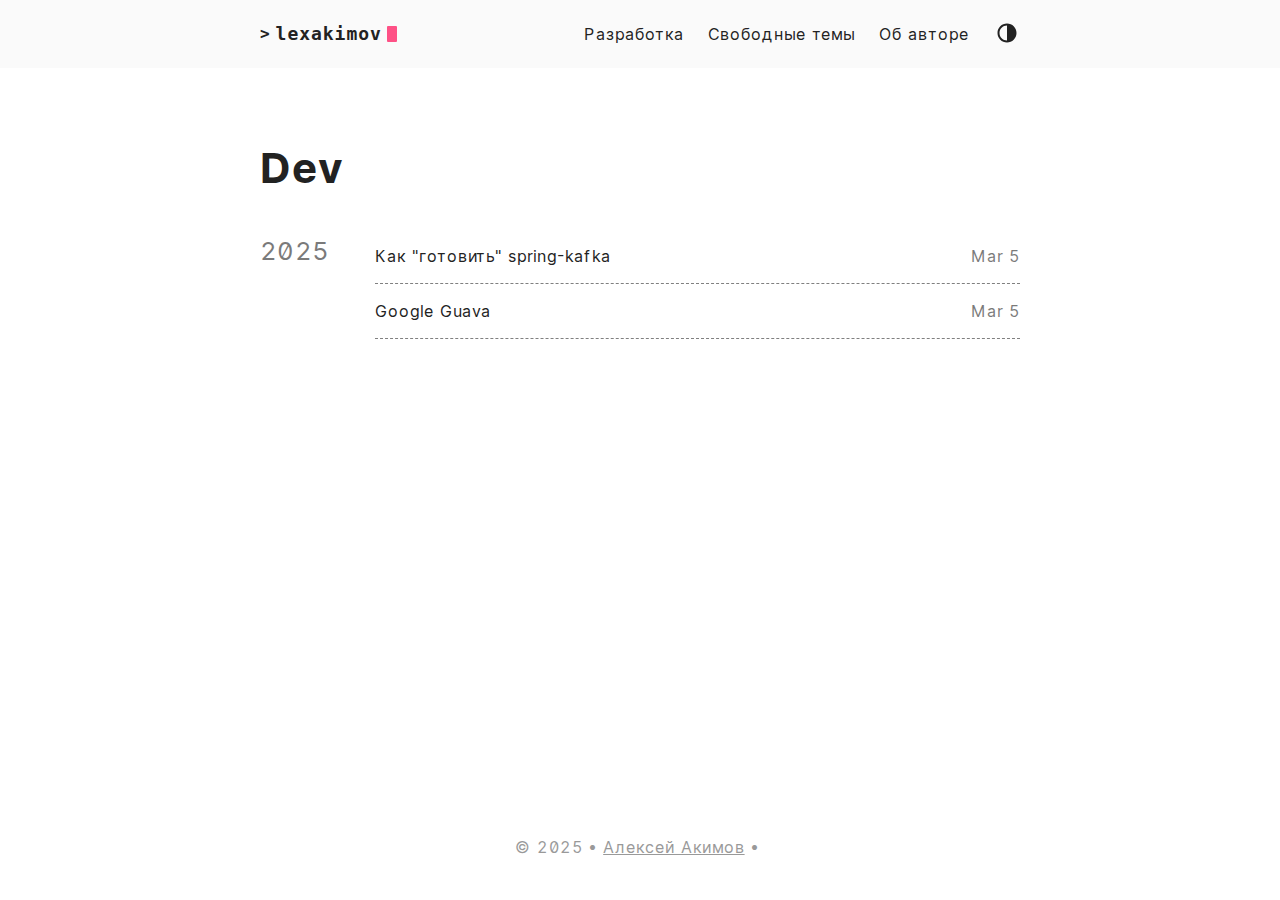
<file: categories/dev/index.html>
<!doctype html><html lang=en><head><meta charset=UTF-8><meta http-equiv=X-UA-Compatible content="ie=edge"><meta name=viewport content="width=device-width,initial-scale=1,shrink-to-fit=no"><meta name=author content><meta name=description content><meta name=keywords content><meta name=robots content="noodp"><meta name=theme-color content><link rel=canonical href=https://lexakimov.github.io/categories/dev/><title>Dev :: lexakimov blog
</title><link rel=stylesheet href=/main.min.8b96ff278efa822f1c42ebba1580f3d73efe7773c0cea7ed76cb618669825499.css integrity="sha256-i5b/J476gi8cQuu6FYDz1z7+d3PAzqftdsthhmmCVJk=" crossorigin=anonymous><link rel=apple-touch-icon sizes=180x180 href=/apple-touch-icon.png><link rel=icon type=image/png sizes=32x32 href=/favicon-32x32.png><link rel=icon type=image/png sizes=16x16 href=/favicon-16x16.png><link rel=manifest href=/site.webmanifest><link rel=mask-icon href=/safari-pinned-tab.svg color><link rel="shortcut icon" href=/favicon.ico><meta name=msapplication-TileColor content><meta itemprop=name content="Dev"><meta itemprop=description content="Личный блог Алексея Акимова"><meta itemprop=datePublished content="2025-03-05T19:35:11+07:00"><meta itemprop=dateModified content="2025-03-05T19:35:11+07:00"><meta name=twitter:card content="summary"><meta name=twitter:title content="Dev"><meta name=twitter:description content="Личный блог Алексея Акимова"><link rel=alternate type=application/rss+xml href=https://lexakimov.github.io/categories/dev/index.xml title="lexakimov blog"></head><body><div class=container><header class=header><span class=header__inner><a href=/ style=text-decoration:none><div class=logo><span class=logo__mark>></span>
<span class=logo__text>lexakimov</span>
<span class=logo__cursor></span></div></a><span class=header__right><nav class=menu><ul class=menu__inner><li><a href=/dev>Разработка</a></li><li><a href=/misc>Свободные темы</a></li><li><a href=/about>Об авторе</a></li></ul></nav><span class=menu-trigger><svg viewBox="0 0 24 24"><path d="M0 0h24v24H0z" fill="none"/><path d="M3 18h18v-2H3v2zm0-5h18v-2H3v2zm0-7v2h18V6H3z"/></svg>
</span><span class="theme-toggle not-selectable"><svg class="theme-toggler" width="24" height="24" viewBox="0 0 48 48" fill="none"><path d="M22 41c10.4934.0 19-8.5066 19-19C41 11.5066 32.4934 3 22 3 11.5066 3 3 11.5066 3 22s8.5066 19 19 19zM7 22C7 13.7157 13.7157 7 22 7V37C13.7157 37 7 30.2843 7 22z"/></svg></span></span></span></header><div class="content content-top"><main class=posts><h1>Dev</h1><div class=posts-group><div class=post-year>2025</div><ul class=posts-list><li class=post-item><a href=https://lexakimov.github.io/dev/spring-kafka/ class=post-item-inner><span class=post-title>Как "готовить" spring-kafka</span>
<span class=post-day>Mar 5</span></a></li><li class=post-item><a href=https://lexakimov.github.io/dev/guava/ class=post-item-inner><span class=post-title>Google Guava</span>
<span class=post-day>Mar 5</span></a></li></ul></div><div class=pagination><div class=pagination__buttons></div></div></main></div><footer class=footer><div class=footer__inner><div class=footer__content><span>&copy; 2025</span>
<span><a href=https://lexakimov.github.io/>Алексей Акимов</a></span>
<span></span></div></div></footer></div><script type=text/javascript src=/bundle.min.e2690f215fcf2beb908c58891e3d2de603cc1ffcb52169ff98474488e420315e8f1c34fd44a809cceb3caf20f506de38114486987c1a5c2717f140212293c7b4.js integrity="sha512-4mkPIV/PK+uQjFiJHj0t5gPMH/y1IWn/mEdEiOQgMV6PHDT9RKgJzOs8ryD1Bt44EUSGmHwaXCcX8UAhIpPHtA=="></script></body></html>
</file>
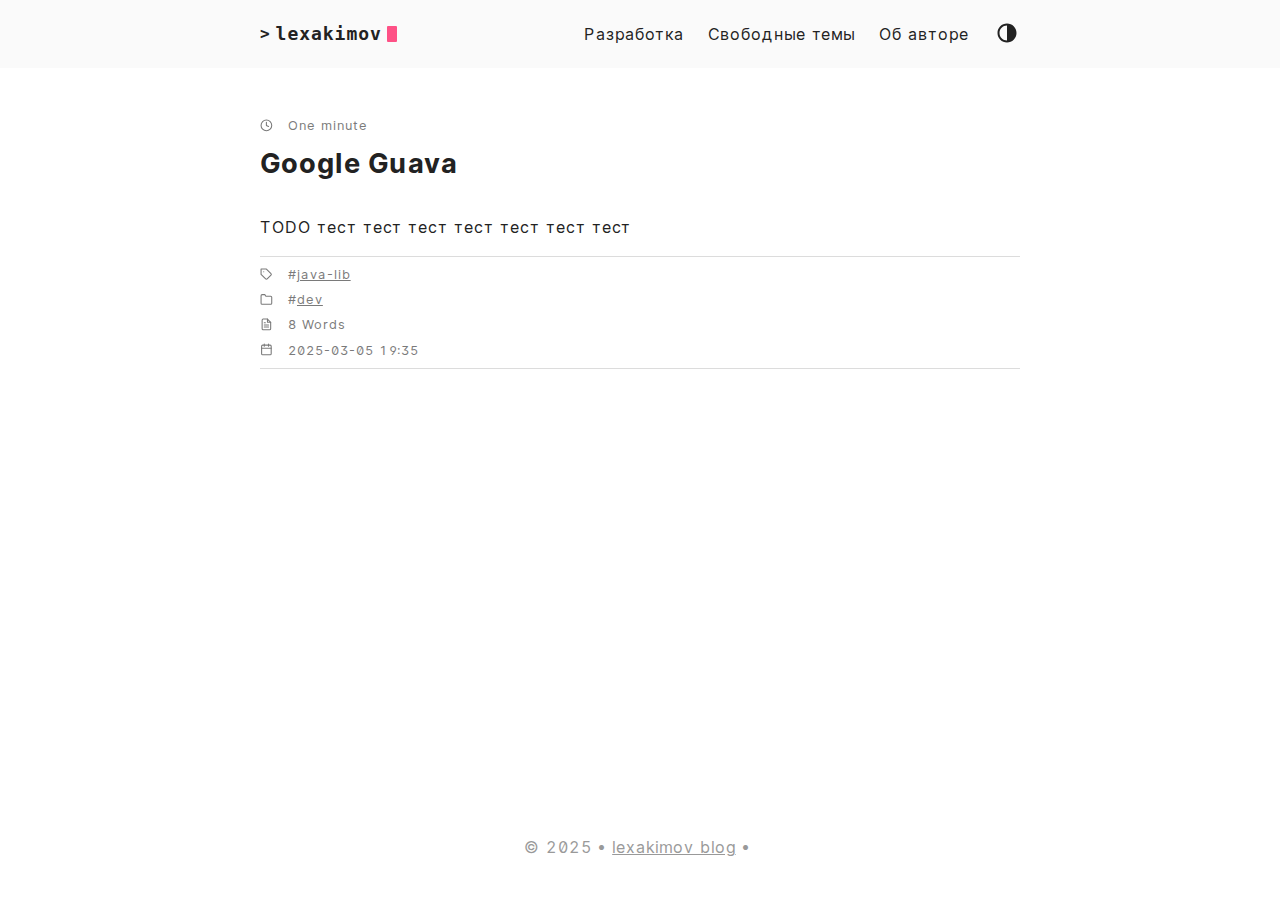
<file: dev/guava/index.html>
<!doctype html><html lang=en><head><meta charset=UTF-8><meta http-equiv=X-UA-Compatible content="ie=edge"><meta name=viewport content="width=device-width,initial-scale=1,shrink-to-fit=no"><meta name=author content><meta name=description content="TODO тест тест тест тест тест тест тест
"><meta name=keywords content=",java-lib"><meta name=robots content="noodp"><meta name=theme-color content><link rel=canonical href=https://lexakimov.github.io/dev/guava/><title>Google Guava :: lexakimov blog
</title><link rel=stylesheet href=/main.min.bbef9c5c4c24f195c6c1af3711b5c6458f57cf34a9ad5d5bfc4e70adbaa932d0.css integrity="sha256-u++cXEwk8ZXGwa83EbXGRY9XzzSprV1b/E5wrbqpMtA=" crossorigin=anonymous><link rel=apple-touch-icon sizes=180x180 href=/apple-touch-icon.png><link rel=icon type=image/png sizes=32x32 href=/favicon-32x32.png><link rel=icon type=image/png sizes=16x16 href=/favicon-16x16.png><link rel=manifest href=/site.webmanifest><link rel=mask-icon href=/safari-pinned-tab.svg color><link rel="shortcut icon" href=/favicon.ico><meta name=msapplication-TileColor content><meta itemprop=name content="Google Guava"><meta itemprop=description content="TODO тест тест тест тест тест тест тест"><meta itemprop=datePublished content="2025-03-05T19:35:11+07:00"><meta itemprop=dateModified content="2025-03-05T19:35:11+07:00"><meta itemprop=wordCount content="8"><meta itemprop=keywords content="Java-Lib"><meta name=twitter:card content="summary"><meta name=twitter:title content="Google Guava"><meta name=twitter:description content="TODO тест тест тест тест тест тест тест"><meta property="article:section" content="dev"><meta property="article:published_time" content="2025-03-05 19:35:11 +0700 +07"></head><body><div class=container><header class=header><span class=header__inner><a href=/ style=text-decoration:none><div class=logo><span class=logo__mark>></span>
<span class=logo__text>lexakimov</span>
<span class=logo__cursor></span></div></a><span class=header__right><nav class=menu><ul class=menu__inner><li><a href=/dev>Разработка</a></li><li><a href=/misc>Свободные темы</a></li><li><a href=/about>Об авторе</a></li></ul></nav><span class=menu-trigger><svg viewBox="0 0 24 24"><path d="M0 0h24v24H0z" fill="none"/><path d="M3 18h18v-2H3v2zm0-5h18v-2H3v2zm0-7v2h18V6H3z"/></svg>
</span><span class="theme-toggle not-selectable"><svg class="theme-toggler" width="24" height="24" viewBox="0 0 48 48" fill="none"><path d="M22 41c10.4934.0 19-8.5066 19-19C41 11.5066 32.4934 3 22 3 11.5066 3 3 11.5066 3 22s8.5066 19 19 19zM7 22C7 13.7157 13.7157 7 22 7V37C13.7157 37 7 30.2843 7 22z"/></svg></span></span></span></header><div class="content content-top"><main class=post><div class=post-info><p><svg width="24" height="24" viewBox="0 0 24 24" fill="none" stroke="currentcolor" stroke-width="2" stroke-linecap="round" stroke-linejoin="round" class="feather feather-clock"><circle cx="12" cy="12" r="10"/><polyline points="12 6 12 12 16 14"/></svg>
One minute</p></div><article><h1 class=post-title><a href=https://lexakimov.github.io/dev/guava/>Google Guava</a></h1><div class=post-content><p>TODO тест тест тест тест тест тест тест</p></div></article><hr><div class=post-info><p><svg width="24" height="24" viewBox="0 0 24 24" fill="none" stroke="currentcolor" stroke-width="2" stroke-linecap="round" stroke-linejoin="round" class="feather feather-tag meta-icon"><path d="M20.59 13.41l-7.17 7.17a2 2 0 01-2.83.0L2 12V2h10l8.59 8.59a2 2 0 010 2.82z"/><line x1="7" y1="7" x2="7" y2="7"/></svg>
<span class=tag><a href=https://lexakimov.github.io/tags/java-lib/>java-lib</a></span></p><p><svg width="24" height="24" viewBox="0 0 24 24" fill="none" stroke="currentcolor" stroke-width="2" stroke-linecap="round" stroke-linejoin="round" class="feather feather-folder meta-icon"><path d="M22 19a2 2 0 01-2 2H4a2 2 0 01-2-2V5a2 2 0 012-2h5l2 3h9a2 2 0 012 2z"/></svg>
<span class=tag><a href=https://lexakimov.github.io/categories/dev/>dev</a></span></p><p><svg width="24" height="24" viewBox="0 0 24 24" fill="none" stroke="currentcolor" stroke-width="2" stroke-linecap="round" stroke-linejoin="round" class="feather feather-file-text"><path d="M14 2H6A2 2 0 004 4v16a2 2 0 002 2h12a2 2 0 002-2V8z"/><polyline points="14 2 14 8 20 8"/><line x1="16" y1="13" x2="8" y2="13"/><line x1="16" y1="17" x2="8" y2="17"/><polyline points="10 9 9 9 8 9"/></svg>
8 Words</p><p><svg width="24" height="24" viewBox="0 0 24 24" fill="none" stroke="currentcolor" stroke-width="2" stroke-linecap="round" stroke-linejoin="round" class="feather feather-calendar"><rect x="3" y="4" width="18" height="18" rx="2" ry="2"/><line x1="16" y1="2" x2="16" y2="6"/><line x1="8" y1="2" x2="8" y2="6"/><line x1="3" y1="10" x2="21" y2="10"/></svg>
2025-03-05 19:35</p></div><hr><script id=giscus>document.addEventListener("DOMContentLoaded",function(){let t=chosenThemeIsDark?"transparent_dark":"light";const e=document.createElement("script");e.src="https://giscus.app/client.js",e.setAttribute("data-repo","lexakimov/lexakimov.github.io-discussions"),e.setAttribute("data-repo-id","R_kgDOODliTA"),e.setAttribute("data-category","Announcements"),e.setAttribute("data-category-id","DIC_kwDOODliTM4Cnlmo"),e.setAttribute("data-mapping","pathname"),e.setAttribute("data-strict","0"),e.setAttribute("data-reactions-enabled","0"),e.setAttribute("data-emit-metadata","0"),e.setAttribute("data-input-position","bottom"),e.setAttribute("data-theme",t),e.setAttribute("data-lang","ru"),e.setAttribute("data-loading","lazy"),e.crossOrigin="anonymous",e.async=!0,document.getElementById("giscus").parentElement.appendChild(e)})</script></main></div><footer class=footer><div class=footer__inner><div class=footer__content><span>&copy; 2025</span>
<span><a href=https://lexakimov.github.io/>lexakimov blog</a></span>
<span></span></div></div></footer></div><script type=text/javascript src=/bundle.min.e2690f215fcf2beb908c58891e3d2de603cc1ffcb52169ff98474488e420315e8f1c34fd44a809cceb3caf20f506de38114486987c1a5c2717f140212293c7b4.js integrity="sha512-4mkPIV/PK+uQjFiJHj0t5gPMH/y1IWn/mEdEiOQgMV6PHDT9RKgJzOs8ryD1Bt44EUSGmHwaXCcX8UAhIpPHtA=="></script></body></html>
</file>
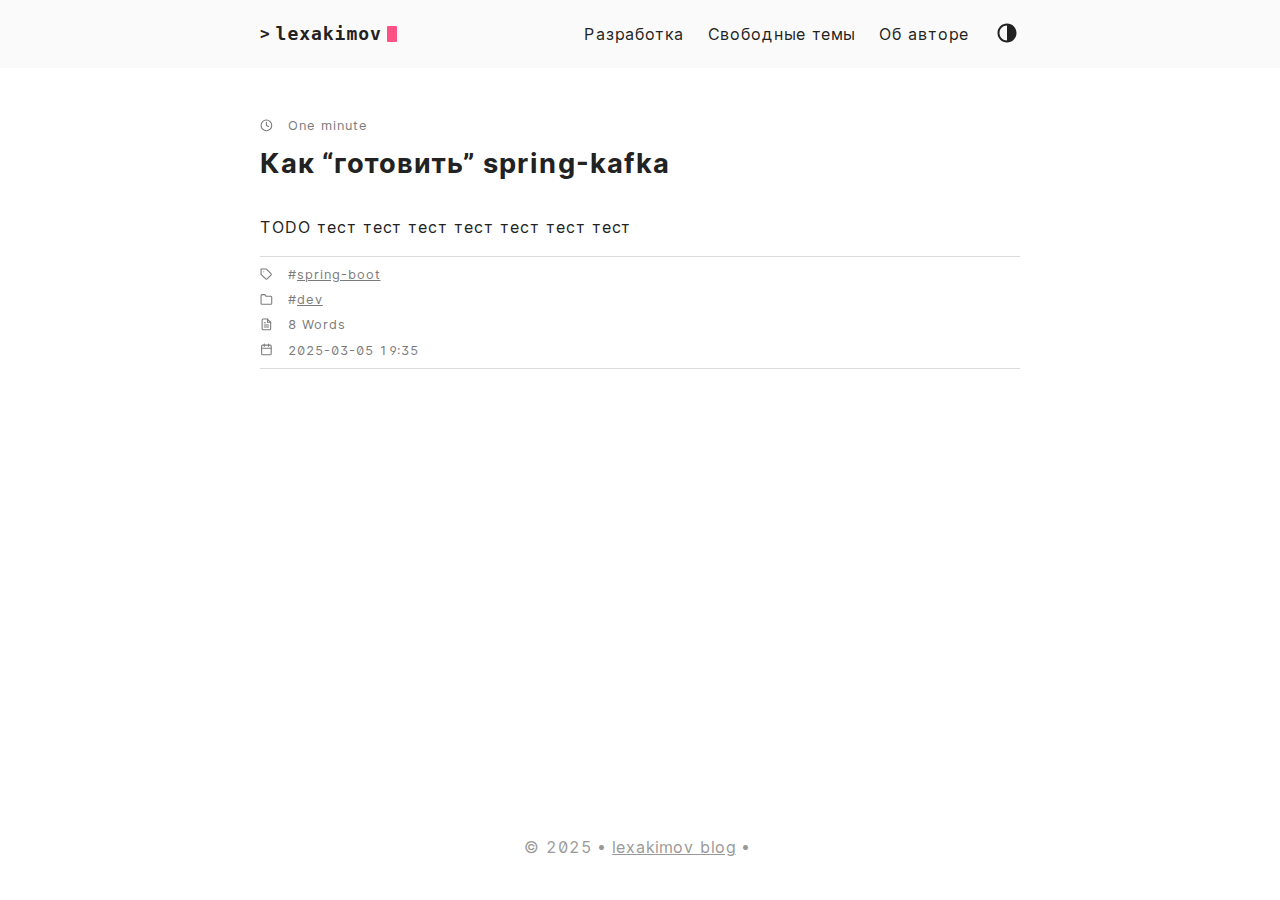
<file: dev/spring-kafka/index.html>
<!doctype html><html lang=en><head><meta charset=UTF-8><meta http-equiv=X-UA-Compatible content="ie=edge"><meta name=viewport content="width=device-width,initial-scale=1,shrink-to-fit=no"><meta name=author content><meta name=description content="TODO тест тест тест тест тест тест тест
"><meta name=keywords content=",spring-boot"><meta name=robots content="noodp"><meta name=theme-color content><link rel=canonical href=https://lexakimov.github.io/dev/spring-kafka/><title>Как "готовить" spring-kafka :: lexakimov blog
</title><link rel=stylesheet href=/main.min.bbef9c5c4c24f195c6c1af3711b5c6458f57cf34a9ad5d5bfc4e70adbaa932d0.css integrity="sha256-u++cXEwk8ZXGwa83EbXGRY9XzzSprV1b/E5wrbqpMtA=" crossorigin=anonymous><link rel=apple-touch-icon sizes=180x180 href=/apple-touch-icon.png><link rel=icon type=image/png sizes=32x32 href=/favicon-32x32.png><link rel=icon type=image/png sizes=16x16 href=/favicon-16x16.png><link rel=manifest href=/site.webmanifest><link rel=mask-icon href=/safari-pinned-tab.svg color><link rel="shortcut icon" href=/favicon.ico><meta name=msapplication-TileColor content><meta itemprop=name content='Как "готовить" spring-kafka'><meta itemprop=description content="TODO тест тест тест тест тест тест тест"><meta itemprop=datePublished content="2025-03-05T19:35:11+07:00"><meta itemprop=dateModified content="2025-03-05T19:35:11+07:00"><meta itemprop=wordCount content="8"><meta itemprop=keywords content="Spring-Boot"><meta name=twitter:card content="summary"><meta name=twitter:title content='Как "готовить" spring-kafka'><meta name=twitter:description content="TODO тест тест тест тест тест тест тест"><meta property="article:section" content="dev"><meta property="article:published_time" content="2025-03-05 19:35:11 +0700 +07"></head><body><div class=container><header class=header><span class=header__inner><a href=/ style=text-decoration:none><div class=logo><span class=logo__mark>></span>
<span class=logo__text>lexakimov</span>
<span class=logo__cursor></span></div></a><span class=header__right><nav class=menu><ul class=menu__inner><li><a href=/dev>Разработка</a></li><li><a href=/misc>Свободные темы</a></li><li><a href=/about>Об авторе</a></li></ul></nav><span class=menu-trigger><svg viewBox="0 0 24 24"><path d="M0 0h24v24H0z" fill="none"/><path d="M3 18h18v-2H3v2zm0-5h18v-2H3v2zm0-7v2h18V6H3z"/></svg>
</span><span class="theme-toggle not-selectable"><svg class="theme-toggler" width="24" height="24" viewBox="0 0 48 48" fill="none"><path d="M22 41c10.4934.0 19-8.5066 19-19C41 11.5066 32.4934 3 22 3 11.5066 3 3 11.5066 3 22s8.5066 19 19 19zM7 22C7 13.7157 13.7157 7 22 7V37C13.7157 37 7 30.2843 7 22z"/></svg></span></span></span></header><div class="content content-top"><main class=post><div class=post-info><p><svg width="24" height="24" viewBox="0 0 24 24" fill="none" stroke="currentcolor" stroke-width="2" stroke-linecap="round" stroke-linejoin="round" class="feather feather-clock"><circle cx="12" cy="12" r="10"/><polyline points="12 6 12 12 16 14"/></svg>
One minute</p></div><article><h1 class=post-title><a href=https://lexakimov.github.io/dev/spring-kafka/>Как &ldquo;готовить&rdquo; spring-kafka</a></h1><div class=post-content><p>TODO тест тест тест тест тест тест тест</p></div></article><hr><div class=post-info><p><svg width="24" height="24" viewBox="0 0 24 24" fill="none" stroke="currentcolor" stroke-width="2" stroke-linecap="round" stroke-linejoin="round" class="feather feather-tag meta-icon"><path d="M20.59 13.41l-7.17 7.17a2 2 0 01-2.83.0L2 12V2h10l8.59 8.59a2 2 0 010 2.82z"/><line x1="7" y1="7" x2="7" y2="7"/></svg>
<span class=tag><a href=https://lexakimov.github.io/tags/spring-boot/>spring-boot</a></span></p><p><svg width="24" height="24" viewBox="0 0 24 24" fill="none" stroke="currentcolor" stroke-width="2" stroke-linecap="round" stroke-linejoin="round" class="feather feather-folder meta-icon"><path d="M22 19a2 2 0 01-2 2H4a2 2 0 01-2-2V5a2 2 0 012-2h5l2 3h9a2 2 0 012 2z"/></svg>
<span class=tag><a href=https://lexakimov.github.io/categories/dev/>dev</a></span></p><p><svg width="24" height="24" viewBox="0 0 24 24" fill="none" stroke="currentcolor" stroke-width="2" stroke-linecap="round" stroke-linejoin="round" class="feather feather-file-text"><path d="M14 2H6A2 2 0 004 4v16a2 2 0 002 2h12a2 2 0 002-2V8z"/><polyline points="14 2 14 8 20 8"/><line x1="16" y1="13" x2="8" y2="13"/><line x1="16" y1="17" x2="8" y2="17"/><polyline points="10 9 9 9 8 9"/></svg>
8 Words</p><p><svg width="24" height="24" viewBox="0 0 24 24" fill="none" stroke="currentcolor" stroke-width="2" stroke-linecap="round" stroke-linejoin="round" class="feather feather-calendar"><rect x="3" y="4" width="18" height="18" rx="2" ry="2"/><line x1="16" y1="2" x2="16" y2="6"/><line x1="8" y1="2" x2="8" y2="6"/><line x1="3" y1="10" x2="21" y2="10"/></svg>
2025-03-05 19:35</p></div><hr><script id=giscus>document.addEventListener("DOMContentLoaded",function(){let t=chosenThemeIsDark?"transparent_dark":"light";const e=document.createElement("script");e.src="https://giscus.app/client.js",e.setAttribute("data-repo","lexakimov/lexakimov.github.io-discussions"),e.setAttribute("data-repo-id","R_kgDOODliTA"),e.setAttribute("data-category","Announcements"),e.setAttribute("data-category-id","DIC_kwDOODliTM4Cnlmo"),e.setAttribute("data-mapping","pathname"),e.setAttribute("data-strict","0"),e.setAttribute("data-reactions-enabled","0"),e.setAttribute("data-emit-metadata","0"),e.setAttribute("data-input-position","bottom"),e.setAttribute("data-theme",t),e.setAttribute("data-lang","ru"),e.setAttribute("data-loading","lazy"),e.crossOrigin="anonymous",e.async=!0,document.getElementById("giscus").parentElement.appendChild(e)})</script></main></div><footer class=footer><div class=footer__inner><div class=footer__content><span>&copy; 2025</span>
<span><a href=https://lexakimov.github.io/>lexakimov blog</a></span>
<span></span></div></div></footer></div><script type=text/javascript src=/bundle.min.e2690f215fcf2beb908c58891e3d2de603cc1ffcb52169ff98474488e420315e8f1c34fd44a809cceb3caf20f506de38114486987c1a5c2717f140212293c7b4.js integrity="sha512-4mkPIV/PK+uQjFiJHj0t5gPMH/y1IWn/mEdEiOQgMV6PHDT9RKgJzOs8ryD1Bt44EUSGmHwaXCcX8UAhIpPHtA=="></script></body></html>
</file>
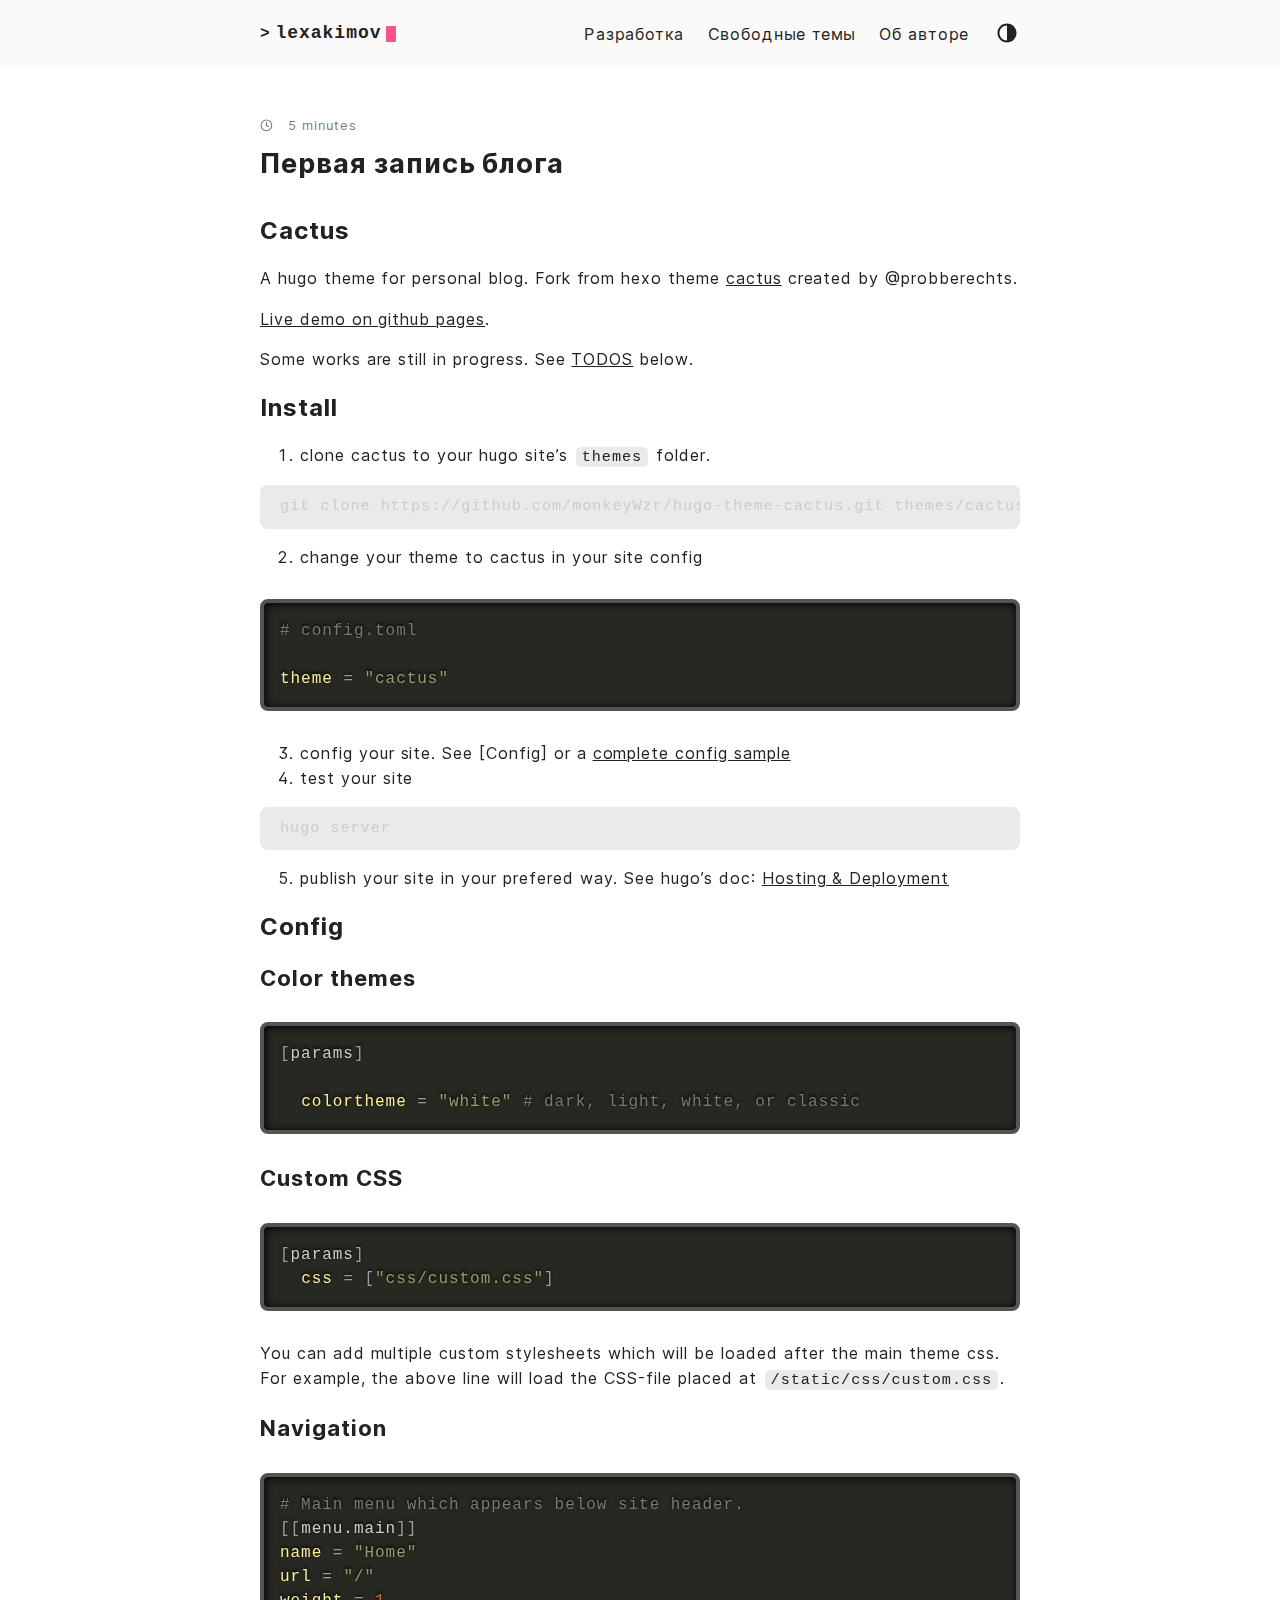
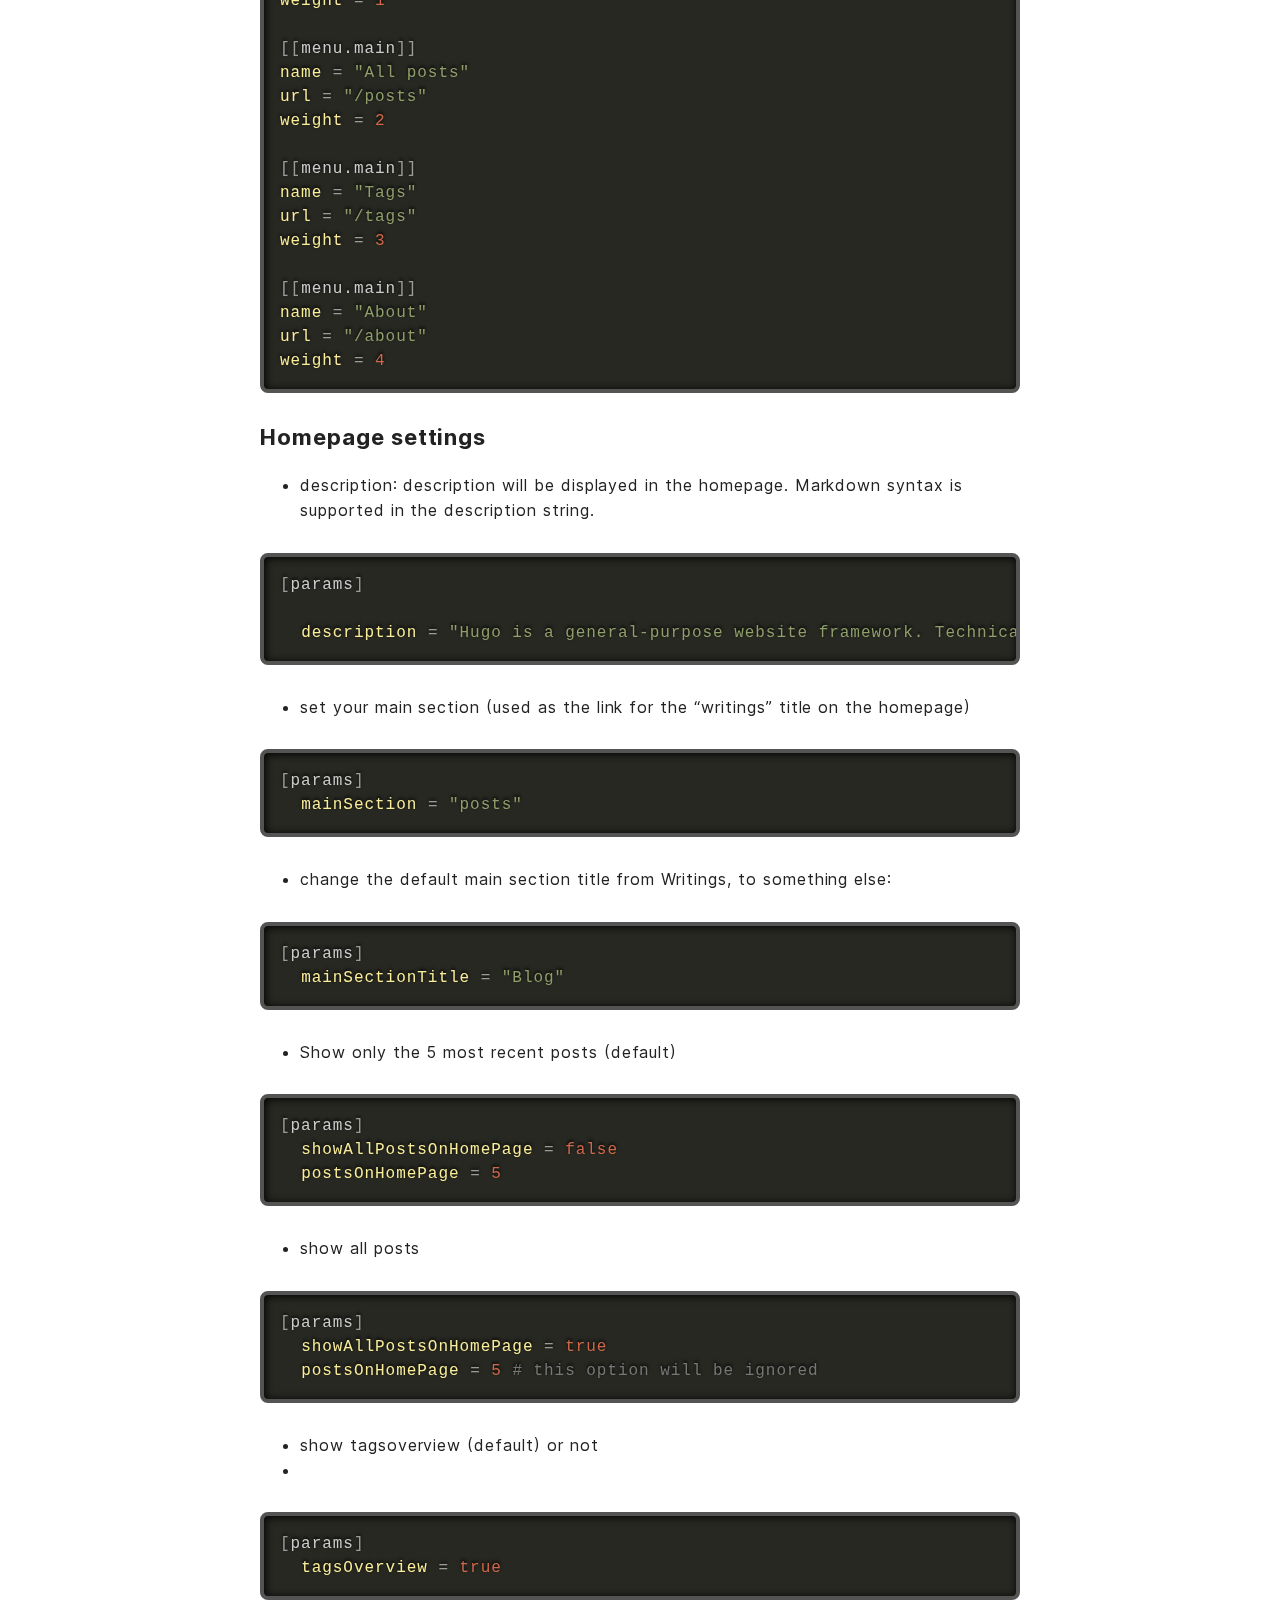
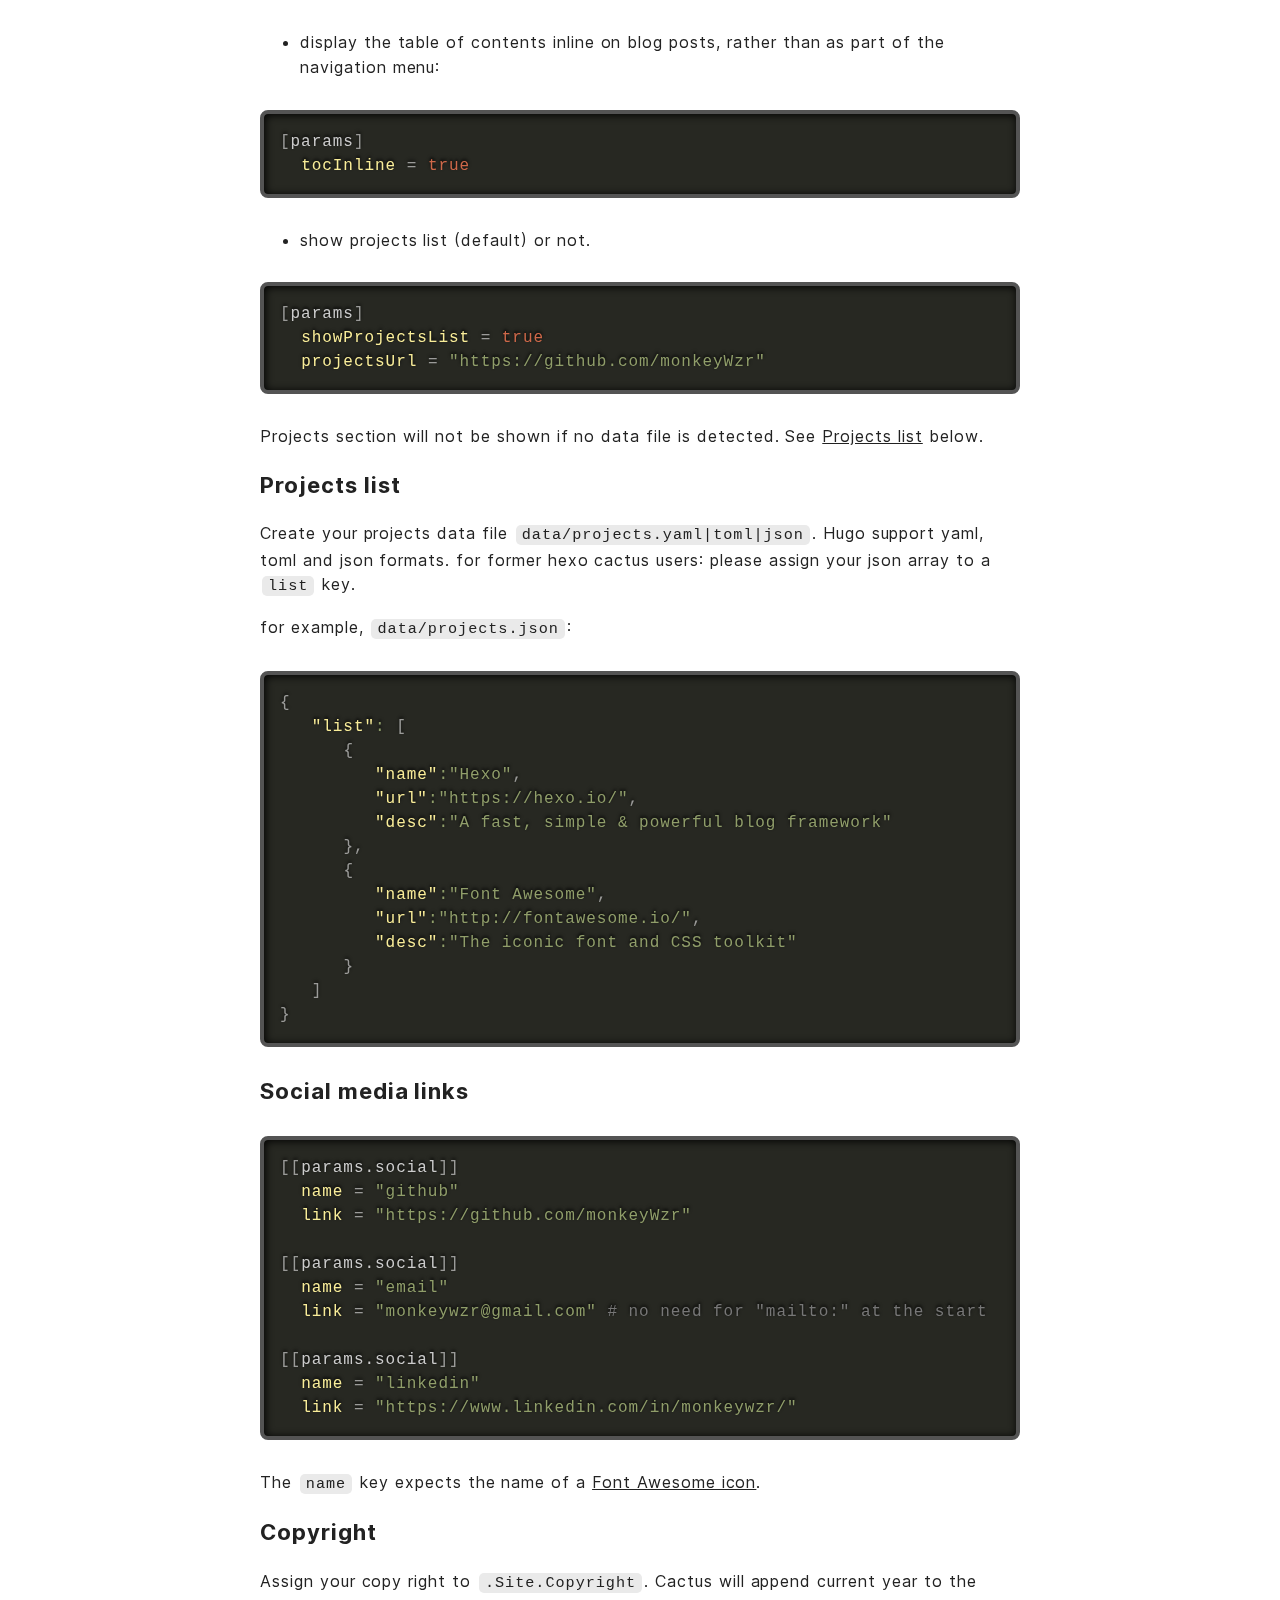
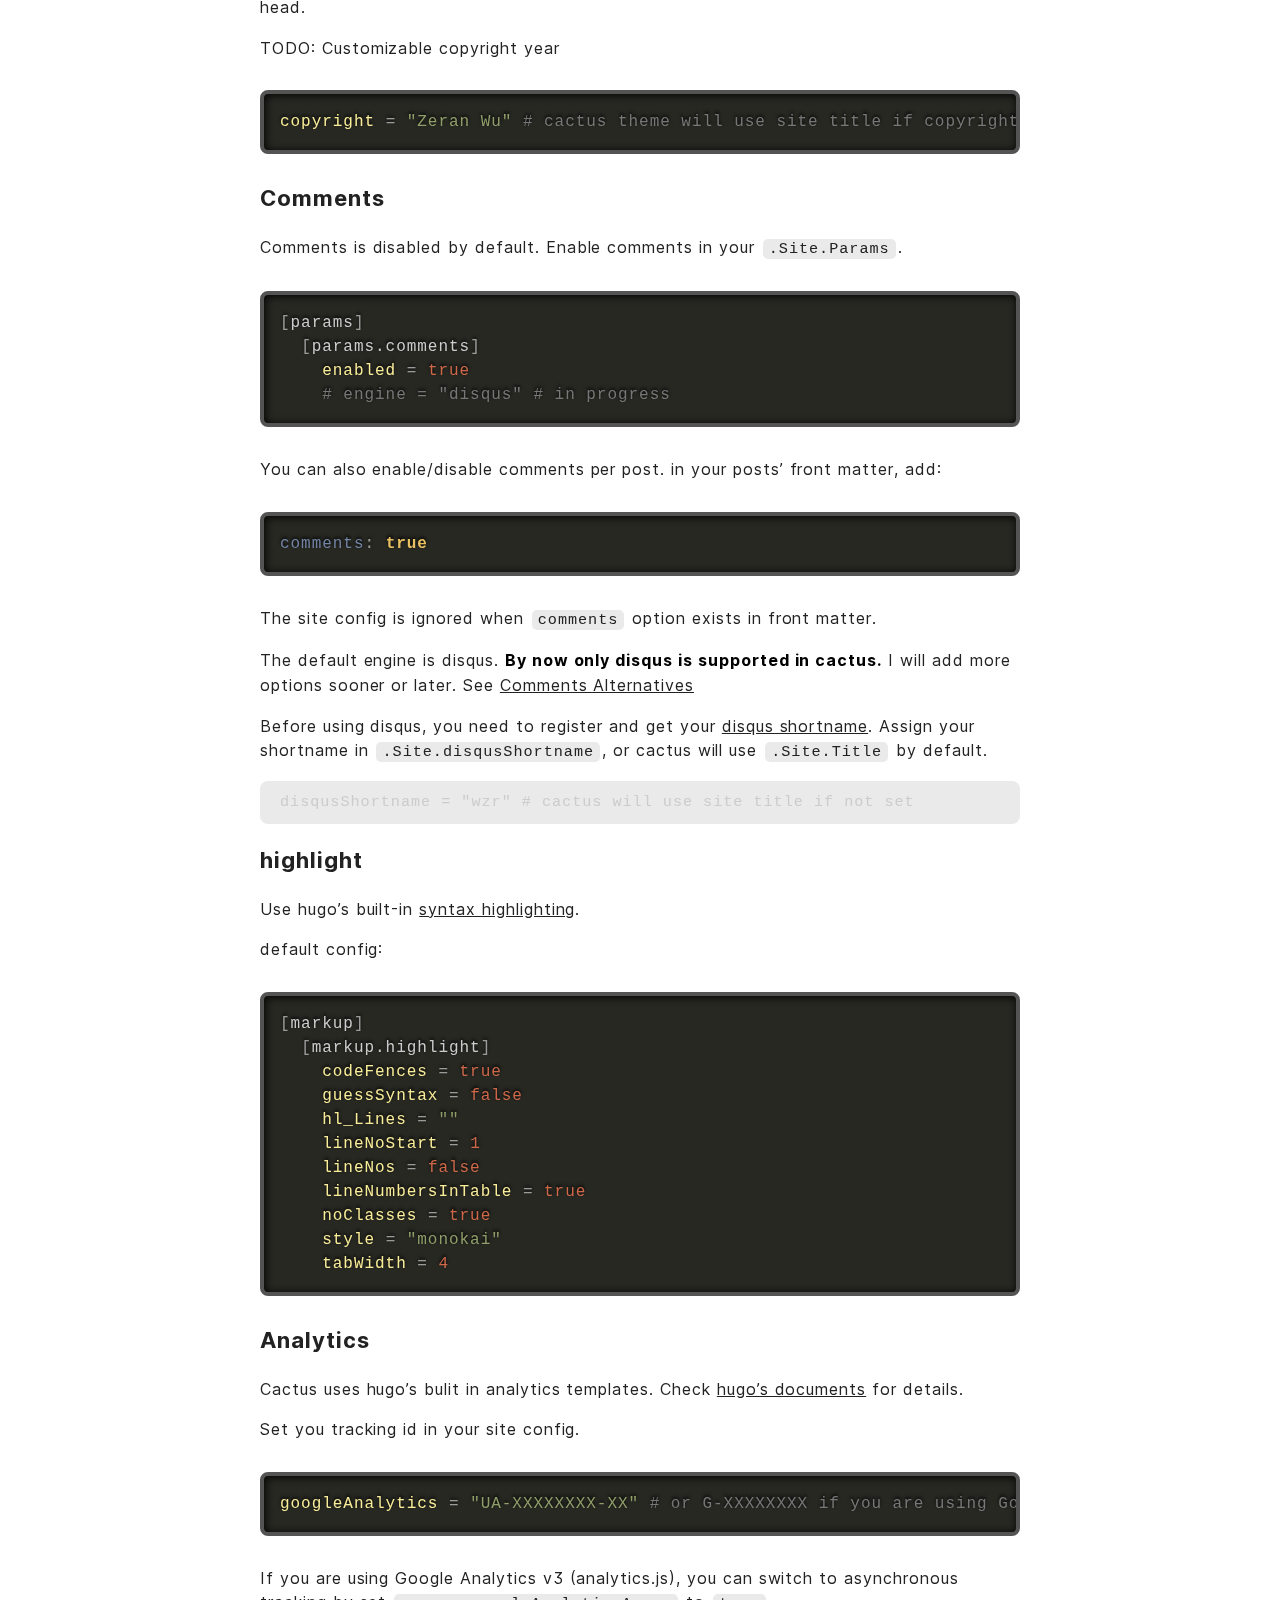
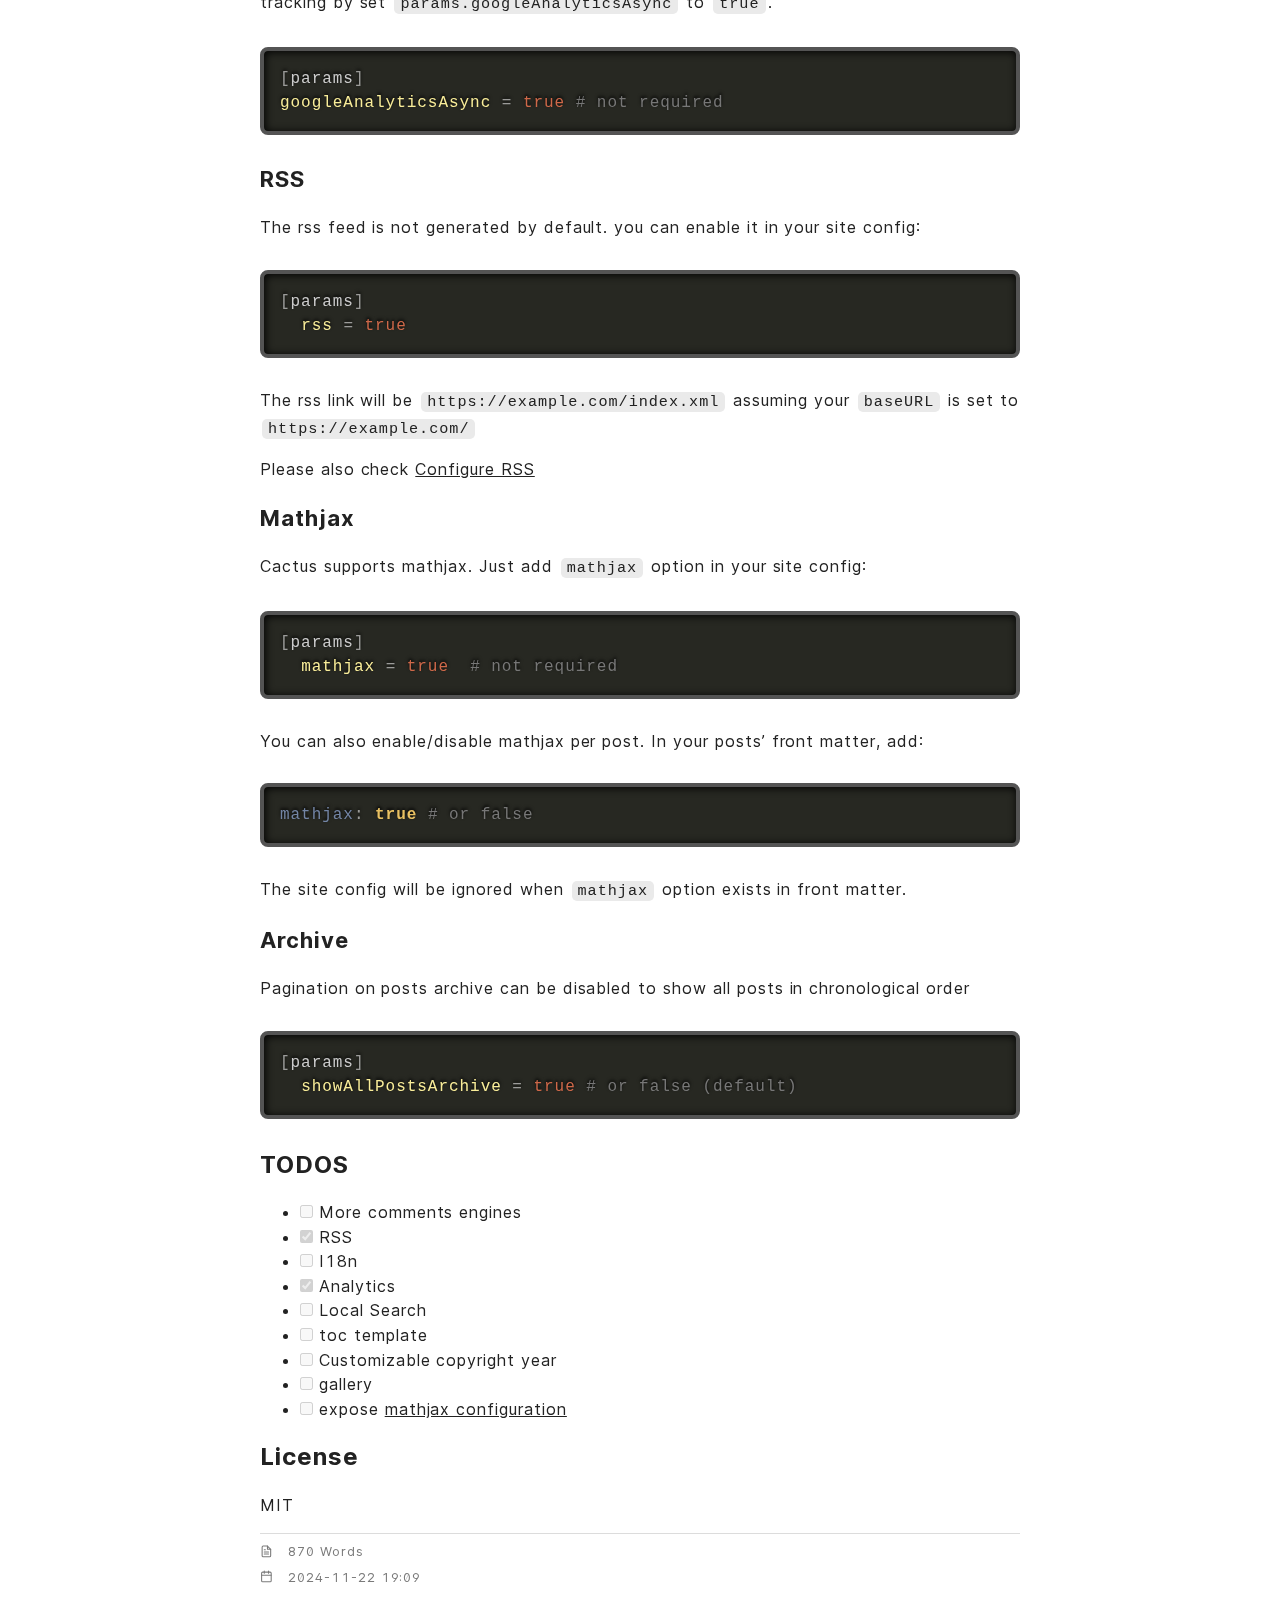
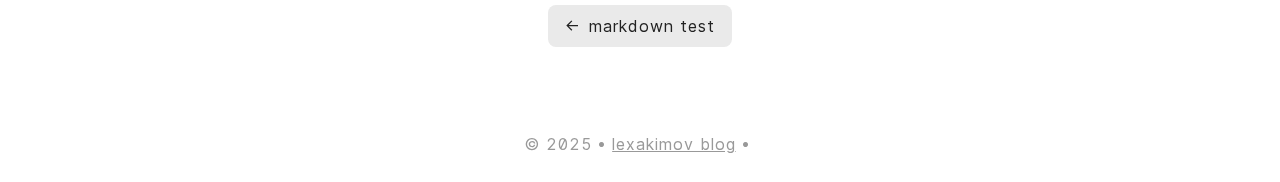
<file: misc/first-article/index.html>
<!doctype html><html lang=en><head><meta charset=UTF-8><meta http-equiv=X-UA-Compatible content="ie=edge"><meta name=viewport content="width=device-width,initial-scale=1,shrink-to-fit=no"><meta name=author content><meta name=description content='Cactus A hugo theme for personal blog. Fork from hexo theme cactus created by @probberechts.
Live demo on github pages.
Some works are still in progress. See TODOS below.
Install clone cactus to your hugo site&rsquo;s themes folder. git clone https://github.com/monkeyWzr/hugo-theme-cactus.git themes/cactus change your theme to cactus in your site config # config.toml theme = "cactus" config your site. See [Config] or a complete config sample test your site hugo server publish your site in your prefered way. See hugo&rsquo;s doc: Hosting & Deployment Config Color themes [params] colortheme = "white" # dark, light, white, or classic Custom CSS [params] css = ["css/custom.css"] You can add multiple custom stylesheets which will be loaded after the main theme css. For example, the above line will load the CSS-file placed at /static/css/custom.css.
'><meta name=keywords content><meta name=robots content="noodp"><meta name=theme-color content><link rel=canonical href=https://lexakimov.github.io/misc/first-article/><title>Первая запись блога :: lexakimov blog
</title><link rel=stylesheet href=/main.min.bbef9c5c4c24f195c6c1af3711b5c6458f57cf34a9ad5d5bfc4e70adbaa932d0.css integrity="sha256-u++cXEwk8ZXGwa83EbXGRY9XzzSprV1b/E5wrbqpMtA=" crossorigin=anonymous><link rel=apple-touch-icon sizes=180x180 href=/apple-touch-icon.png><link rel=icon type=image/png sizes=32x32 href=/favicon-32x32.png><link rel=icon type=image/png sizes=16x16 href=/favicon-16x16.png><link rel=manifest href=/site.webmanifest><link rel=mask-icon href=/safari-pinned-tab.svg color><link rel="shortcut icon" href=/favicon.ico><meta name=msapplication-TileColor content><meta itemprop=name content="Первая запись блога"><meta itemprop=description content='Cactus A hugo theme for personal blog. Fork from hexo theme cactus created by @probberechts.
Live demo on github pages.
Some works are still in progress. See TODOS below.
Install clone cactus to your hugo site’s themes folder. git clone https://github.com/monkeyWzr/hugo-theme-cactus.git themes/cactus change your theme to cactus in your site config # config.toml theme = "cactus" config your site. See [Config] or a complete config sample test your site hugo server publish your site in your prefered way. See hugo’s doc: Hosting & Deployment Config Color themes [params] colortheme = "white" # dark, light, white, or classic Custom CSS [params] css = ["css/custom.css"] You can add multiple custom stylesheets which will be loaded after the main theme css. For example, the above line will load the CSS-file placed at /static/css/custom.css.'><meta itemprop=datePublished content="2024-11-22T19:09:41+07:00"><meta itemprop=dateModified content="2024-11-22T19:09:41+07:00"><meta itemprop=wordCount content="870"><meta name=twitter:card content="summary"><meta name=twitter:title content="Первая запись блога"><meta name=twitter:description content='Cactus A hugo theme for personal blog. Fork from hexo theme cactus created by @probberechts.
Live demo on github pages.
Some works are still in progress. See TODOS below.
Install clone cactus to your hugo site’s themes folder. git clone https://github.com/monkeyWzr/hugo-theme-cactus.git themes/cactus change your theme to cactus in your site config # config.toml theme = "cactus" config your site. See [Config] or a complete config sample test your site hugo server publish your site in your prefered way. See hugo’s doc: Hosting & Deployment Config Color themes [params] colortheme = "white" # dark, light, white, or classic Custom CSS [params] css = ["css/custom.css"] You can add multiple custom stylesheets which will be loaded after the main theme css. For example, the above line will load the CSS-file placed at /static/css/custom.css.'><meta property="article:published_time" content="2024-11-22 19:09:41 +0700 +07"></head><body><div class=container><header class=header><span class=header__inner><a href=/ style=text-decoration:none><div class=logo><span class=logo__mark>></span>
<span class=logo__text>lexakimov</span>
<span class=logo__cursor></span></div></a><span class=header__right><nav class=menu><ul class=menu__inner><li><a href=/dev>Разработка</a></li><li><a href=/misc>Свободные темы</a></li><li><a href=/about>Об авторе</a></li></ul></nav><span class=menu-trigger><svg viewBox="0 0 24 24"><path d="M0 0h24v24H0z" fill="none"/><path d="M3 18h18v-2H3v2zm0-5h18v-2H3v2zm0-7v2h18V6H3z"/></svg>
</span><span class="theme-toggle not-selectable"><svg class="theme-toggler" width="24" height="24" viewBox="0 0 48 48" fill="none"><path d="M22 41c10.4934.0 19-8.5066 19-19C41 11.5066 32.4934 3 22 3 11.5066 3 3 11.5066 3 22s8.5066 19 19 19zM7 22C7 13.7157 13.7157 7 22 7V37C13.7157 37 7 30.2843 7 22z"/></svg></span></span></span></header><div class="content content-top"><main class=post><div class=post-info><p><svg width="24" height="24" viewBox="0 0 24 24" fill="none" stroke="currentcolor" stroke-width="2" stroke-linecap="round" stroke-linejoin="round" class="feather feather-clock"><circle cx="12" cy="12" r="10"/><polyline points="12 6 12 12 16 14"/></svg>
5 minutes</p></div><article><h1 class=post-title><a href=https://lexakimov.github.io/misc/first-article/>Первая запись блога</a></h1><div class=post-content><h2 id=cactus>Cactus</h2><p>A hugo theme for personal blog. Fork from hexo theme <a href=https://github.com/probberechts/hexo-theme-cactus>cactus</a> created by @probberechts.</p><p><a href=https://www.takuzen.me/hugo-theme-cactus/>Live demo on github pages</a>.</p><p>Some works are still in progress. See <a href=#todos>TODOS</a> below.</p><h2 id=install>Install</h2><ol><li>clone cactus to your hugo site&rsquo;s <code>themes</code> folder.</li></ol><pre tabindex=0><code>git clone https://github.com/monkeyWzr/hugo-theme-cactus.git themes/cactus
</code></pre><ol start=2><li>change your theme to cactus in your site config</li></ol><div class=highlight><pre tabindex=0 style=color:#f8f8f2;background-color:#272822;-moz-tab-size:4;-o-tab-size:4;tab-size:4><code class=language-toml data-lang=toml><span style=display:flex><span><span style=color:#75715e># config.toml</span>
</span></span><span style=display:flex><span>
</span></span><span style=display:flex><span><span style=color:#a6e22e>theme</span> = <span style=color:#e6db74>&#34;cactus&#34;</span>
</span></span></code></pre></div><ol start=3><li>config your site. See [Config] or a <a href=exampleSite/config.toml>complete config sample</a></li><li>test your site</li></ol><pre tabindex=0><code>hugo server
</code></pre><ol start=5><li>publish your site in your prefered way. See hugo&rsquo;s doc: <a href=https://gohugo.io/hosting-and-deployment/>Hosting & Deployment</a></li></ol><h2 id=config>Config</h2><h3 id=color-themes>Color themes</h3><div class=highlight><pre tabindex=0 style=color:#f8f8f2;background-color:#272822;-moz-tab-size:4;-o-tab-size:4;tab-size:4><code class=language-toml data-lang=toml><span style=display:flex><span>[<span style=color:#a6e22e>params</span>]
</span></span><span style=display:flex><span>
</span></span><span style=display:flex><span>  <span style=color:#a6e22e>colortheme</span> = <span style=color:#e6db74>&#34;white&#34;</span> <span style=color:#75715e># dark, light, white, or classic</span>
</span></span></code></pre></div><h3 id=custom-css>Custom CSS</h3><div class=highlight><pre tabindex=0 style=color:#f8f8f2;background-color:#272822;-moz-tab-size:4;-o-tab-size:4;tab-size:4><code class=language-toml data-lang=toml><span style=display:flex><span>[<span style=color:#a6e22e>params</span>]
</span></span><span style=display:flex><span>  <span style=color:#a6e22e>css</span> = [<span style=color:#e6db74>&#34;css/custom.css&#34;</span>]
</span></span></code></pre></div><p>You can add multiple custom stylesheets which will be loaded after the main theme css.
For example, the above line will load the CSS-file placed at <code>/static/css/custom.css</code>.</p><h3 id=navigation>Navigation</h3><div class=highlight><pre tabindex=0 style=color:#f8f8f2;background-color:#272822;-moz-tab-size:4;-o-tab-size:4;tab-size:4><code class=language-toml data-lang=toml><span style=display:flex><span><span style=color:#75715e># Main menu which appears below site header.</span>
</span></span><span style=display:flex><span>[[<span style=color:#a6e22e>menu</span>.<span style=color:#a6e22e>main</span>]]
</span></span><span style=display:flex><span><span style=color:#a6e22e>name</span> = <span style=color:#e6db74>&#34;Home&#34;</span>
</span></span><span style=display:flex><span><span style=color:#a6e22e>url</span> = <span style=color:#e6db74>&#34;/&#34;</span>
</span></span><span style=display:flex><span><span style=color:#a6e22e>weight</span> = <span style=color:#ae81ff>1</span>
</span></span><span style=display:flex><span>
</span></span><span style=display:flex><span>[[<span style=color:#a6e22e>menu</span>.<span style=color:#a6e22e>main</span>]]
</span></span><span style=display:flex><span><span style=color:#a6e22e>name</span> = <span style=color:#e6db74>&#34;All posts&#34;</span>
</span></span><span style=display:flex><span><span style=color:#a6e22e>url</span> = <span style=color:#e6db74>&#34;/posts&#34;</span>
</span></span><span style=display:flex><span><span style=color:#a6e22e>weight</span> = <span style=color:#ae81ff>2</span>
</span></span><span style=display:flex><span>
</span></span><span style=display:flex><span>[[<span style=color:#a6e22e>menu</span>.<span style=color:#a6e22e>main</span>]]
</span></span><span style=display:flex><span><span style=color:#a6e22e>name</span> = <span style=color:#e6db74>&#34;Tags&#34;</span>
</span></span><span style=display:flex><span><span style=color:#a6e22e>url</span> = <span style=color:#e6db74>&#34;/tags&#34;</span>
</span></span><span style=display:flex><span><span style=color:#a6e22e>weight</span> = <span style=color:#ae81ff>3</span>
</span></span><span style=display:flex><span>
</span></span><span style=display:flex><span>[[<span style=color:#a6e22e>menu</span>.<span style=color:#a6e22e>main</span>]]
</span></span><span style=display:flex><span><span style=color:#a6e22e>name</span> = <span style=color:#e6db74>&#34;About&#34;</span>
</span></span><span style=display:flex><span><span style=color:#a6e22e>url</span> = <span style=color:#e6db74>&#34;/about&#34;</span>
</span></span><span style=display:flex><span><span style=color:#a6e22e>weight</span> = <span style=color:#ae81ff>4</span>
</span></span></code></pre></div><h3 id=homepage-settings>Homepage settings</h3><ul><li>description: description will be displayed in the homepage. Markdown syntax is supported in the description string.</li></ul><div class=highlight><pre tabindex=0 style=color:#f8f8f2;background-color:#272822;-moz-tab-size:4;-o-tab-size:4;tab-size:4><code class=language-toml data-lang=toml><span style=display:flex><span>[<span style=color:#a6e22e>params</span>]
</span></span><span style=display:flex><span>
</span></span><span style=display:flex><span>  <span style=color:#a6e22e>description</span> = <span style=color:#e6db74>&#34;Hugo is a general-purpose website framework. Technically speaking, Hugo is a static site generator. Unlike systems that dynamically build a page with each visitor request, Hugo builds pages when you create or update your content. Since websites are viewed far more often than they are edited, Hugo is designed to provide an optimal viewing experience for your website’s end users and an ideal writing experience for website authors.&#34;</span>
</span></span></code></pre></div><ul><li>set your main section (used as the link for the &ldquo;writings&rdquo; title on the homepage)</li></ul><div class=highlight><pre tabindex=0 style=color:#f8f8f2;background-color:#272822;-moz-tab-size:4;-o-tab-size:4;tab-size:4><code class=language-toml data-lang=toml><span style=display:flex><span>[<span style=color:#a6e22e>params</span>]
</span></span><span style=display:flex><span>  <span style=color:#a6e22e>mainSection</span> = <span style=color:#e6db74>&#34;posts&#34;</span>
</span></span></code></pre></div><ul><li>change the default main section title from Writings, to something else:</li></ul><div class=highlight><pre tabindex=0 style=color:#f8f8f2;background-color:#272822;-moz-tab-size:4;-o-tab-size:4;tab-size:4><code class=language-toml data-lang=toml><span style=display:flex><span>[<span style=color:#a6e22e>params</span>]
</span></span><span style=display:flex><span>  <span style=color:#a6e22e>mainSectionTitle</span> = <span style=color:#e6db74>&#34;Blog&#34;</span>
</span></span></code></pre></div><ul><li>Show only the 5 most recent posts (default)</li></ul><div class=highlight><pre tabindex=0 style=color:#f8f8f2;background-color:#272822;-moz-tab-size:4;-o-tab-size:4;tab-size:4><code class=language-toml data-lang=toml><span style=display:flex><span>[<span style=color:#a6e22e>params</span>]
</span></span><span style=display:flex><span>  <span style=color:#a6e22e>showAllPostsOnHomePage</span> = <span style=color:#66d9ef>false</span>
</span></span><span style=display:flex><span>  <span style=color:#a6e22e>postsOnHomePage</span> = <span style=color:#ae81ff>5</span>
</span></span></code></pre></div><ul><li>show all posts</li></ul><div class=highlight><pre tabindex=0 style=color:#f8f8f2;background-color:#272822;-moz-tab-size:4;-o-tab-size:4;tab-size:4><code class=language-toml data-lang=toml><span style=display:flex><span>[<span style=color:#a6e22e>params</span>]
</span></span><span style=display:flex><span>  <span style=color:#a6e22e>showAllPostsOnHomePage</span> = <span style=color:#66d9ef>true</span>
</span></span><span style=display:flex><span>  <span style=color:#a6e22e>postsOnHomePage</span> = <span style=color:#ae81ff>5</span> <span style=color:#75715e># this option will be ignored</span>
</span></span></code></pre></div><ul><li>show tagsoverview (default) or not</li><li></li></ul><div class=highlight><pre tabindex=0 style=color:#f8f8f2;background-color:#272822;-moz-tab-size:4;-o-tab-size:4;tab-size:4><code class=language-toml data-lang=toml><span style=display:flex><span>[<span style=color:#a6e22e>params</span>]
</span></span><span style=display:flex><span>  <span style=color:#a6e22e>tagsOverview</span> = <span style=color:#66d9ef>true</span>
</span></span></code></pre></div><ul><li>display the table of contents inline on blog posts, rather than as part of the navigation menu:</li></ul><div class=highlight><pre tabindex=0 style=color:#f8f8f2;background-color:#272822;-moz-tab-size:4;-o-tab-size:4;tab-size:4><code class=language-toml data-lang=toml><span style=display:flex><span>[<span style=color:#a6e22e>params</span>]
</span></span><span style=display:flex><span>  <span style=color:#a6e22e>tocInline</span> = <span style=color:#66d9ef>true</span>
</span></span></code></pre></div><ul><li>show projects list (default) or not.</li></ul><div class=highlight><pre tabindex=0 style=color:#f8f8f2;background-color:#272822;-moz-tab-size:4;-o-tab-size:4;tab-size:4><code class=language-toml data-lang=toml><span style=display:flex><span>[<span style=color:#a6e22e>params</span>]
</span></span><span style=display:flex><span>  <span style=color:#a6e22e>showProjectsList</span> = <span style=color:#66d9ef>true</span>
</span></span><span style=display:flex><span>  <span style=color:#a6e22e>projectsUrl</span> = <span style=color:#e6db74>&#34;https://github.com/monkeyWzr&#34;</span>
</span></span></code></pre></div><p>Projects section will not be shown if no data file is detected. See <a href=#projects-list>Projects list</a> below.</p><h3 id=projects-list>Projects list</h3><p>Create your projects data file <code>data/projects.yaml|toml|json</code>. Hugo support yaml, toml and json formats.
for former hexo cactus users: please assign your json array to a <code>list</code> key.</p><p>for example, <code>data/projects.json</code>:</p><div class=highlight><pre tabindex=0 style=color:#f8f8f2;background-color:#272822;-moz-tab-size:4;-o-tab-size:4;tab-size:4><code class=language-json data-lang=json><span style=display:flex><span>{
</span></span><span style=display:flex><span>   <span style=color:#f92672>&#34;list&#34;</span>: [
</span></span><span style=display:flex><span>      {
</span></span><span style=display:flex><span>         <span style=color:#f92672>&#34;name&#34;</span>:<span style=color:#e6db74>&#34;Hexo&#34;</span>,
</span></span><span style=display:flex><span>         <span style=color:#f92672>&#34;url&#34;</span>:<span style=color:#e6db74>&#34;https://hexo.io/&#34;</span>,
</span></span><span style=display:flex><span>         <span style=color:#f92672>&#34;desc&#34;</span>:<span style=color:#e6db74>&#34;A fast, simple &amp; powerful blog framework&#34;</span>
</span></span><span style=display:flex><span>      },
</span></span><span style=display:flex><span>      {
</span></span><span style=display:flex><span>         <span style=color:#f92672>&#34;name&#34;</span>:<span style=color:#e6db74>&#34;Font Awesome&#34;</span>,
</span></span><span style=display:flex><span>         <span style=color:#f92672>&#34;url&#34;</span>:<span style=color:#e6db74>&#34;http://fontawesome.io/&#34;</span>,
</span></span><span style=display:flex><span>         <span style=color:#f92672>&#34;desc&#34;</span>:<span style=color:#e6db74>&#34;The iconic font and CSS toolkit&#34;</span>
</span></span><span style=display:flex><span>      }
</span></span><span style=display:flex><span>   ]
</span></span><span style=display:flex><span>}
</span></span></code></pre></div><h3 id=social-media-links>Social media links</h3><div class=highlight><pre tabindex=0 style=color:#f8f8f2;background-color:#272822;-moz-tab-size:4;-o-tab-size:4;tab-size:4><code class=language-toml data-lang=toml><span style=display:flex><span>[[<span style=color:#a6e22e>params</span>.<span style=color:#a6e22e>social</span>]]
</span></span><span style=display:flex><span>  <span style=color:#a6e22e>name</span> = <span style=color:#e6db74>&#34;github&#34;</span>
</span></span><span style=display:flex><span>  <span style=color:#a6e22e>link</span> = <span style=color:#e6db74>&#34;https://github.com/monkeyWzr&#34;</span>
</span></span><span style=display:flex><span>
</span></span><span style=display:flex><span>[[<span style=color:#a6e22e>params</span>.<span style=color:#a6e22e>social</span>]]
</span></span><span style=display:flex><span>  <span style=color:#a6e22e>name</span> = <span style=color:#e6db74>&#34;email&#34;</span>
</span></span><span style=display:flex><span>  <span style=color:#a6e22e>link</span> = <span style=color:#e6db74>&#34;monkeywzr@gmail.com&#34;</span> <span style=color:#75715e># no need for &#34;mailto:&#34; at the start</span>
</span></span><span style=display:flex><span>
</span></span><span style=display:flex><span>[[<span style=color:#a6e22e>params</span>.<span style=color:#a6e22e>social</span>]]
</span></span><span style=display:flex><span>  <span style=color:#a6e22e>name</span> = <span style=color:#e6db74>&#34;linkedin&#34;</span>
</span></span><span style=display:flex><span>  <span style=color:#a6e22e>link</span> = <span style=color:#e6db74>&#34;https://www.linkedin.com/in/monkeywzr/&#34;</span>
</span></span></code></pre></div><p>The <code>name</code> key expects the name of a <a href="https://fontawesome.com/icons?d=gallery&amp;s=brands">Font Awesome icon</a>.</p><h3 id=copyright>Copyright</h3><p>Assign your copy right to <code>.Site.Copyright</code>. Cactus will append current year to the head.</p><p>TODO: Customizable copyright year</p><div class=highlight><pre tabindex=0 style=color:#f8f8f2;background-color:#272822;-moz-tab-size:4;-o-tab-size:4;tab-size:4><code class=language-toml data-lang=toml><span style=display:flex><span><span style=color:#a6e22e>copyright</span> = <span style=color:#e6db74>&#34;Zeran Wu&#34;</span> <span style=color:#75715e># cactus theme will use site title if copyright is not set</span>
</span></span></code></pre></div><h3 id=comments>Comments</h3><p>Comments is disabled by default. Enable comments in your <code>.Site.Params</code>.</p><div class=highlight><pre tabindex=0 style=color:#f8f8f2;background-color:#272822;-moz-tab-size:4;-o-tab-size:4;tab-size:4><code class=language-toml data-lang=toml><span style=display:flex><span>[<span style=color:#a6e22e>params</span>]
</span></span><span style=display:flex><span>  [<span style=color:#a6e22e>params</span>.<span style=color:#a6e22e>comments</span>]
</span></span><span style=display:flex><span>    <span style=color:#a6e22e>enabled</span> = <span style=color:#66d9ef>true</span>
</span></span><span style=display:flex><span>    <span style=color:#75715e># engine = &#34;disqus&#34; # in progress</span>
</span></span></code></pre></div><p>You can also enable/disable comments per post. in your posts&rsquo; front matter, add:</p><div class=highlight><pre tabindex=0 style=color:#f8f8f2;background-color:#272822;-moz-tab-size:4;-o-tab-size:4;tab-size:4><code class=language-yaml data-lang=yaml><span style=display:flex><span><span style=color:#f92672>comments</span>: <span style=color:#66d9ef>true</span>
</span></span></code></pre></div><p>The site config is ignored when <code>comments</code> option exists in front matter.</p><p>The default engine is disqus. <strong>By now only disqus is supported in cactus.</strong> I will add more options sooner or later. See <a href=https://gohugo.io/content-management/comments/#comments-alternatives>Comments Alternatives</a></p><p>Before using disqus, you need to register and get your <a href=https://help.disqus.com/en/articles/1717111-what-s-a-shortname>disqus shortname</a>. Assign your shortname in <code>.Site.disqusShortname</code>, or cactus will use <code>.Site.Title</code> by default.</p><pre tabindex=0><code>disqusShortname = &#34;wzr&#34; # cactus will use site title if not set
</code></pre><h3 id=highlight>highlight</h3><p>Use hugo&rsquo;s built-in <a href=https://gohugo.io/getting-started/configuration-markup#highlight>syntax highlighting</a>.</p><p>default config:</p><div class=highlight><pre tabindex=0 style=color:#f8f8f2;background-color:#272822;-moz-tab-size:4;-o-tab-size:4;tab-size:4><code class=language-toml data-lang=toml><span style=display:flex><span>[<span style=color:#a6e22e>markup</span>]
</span></span><span style=display:flex><span>  [<span style=color:#a6e22e>markup</span>.<span style=color:#a6e22e>highlight</span>]
</span></span><span style=display:flex><span>    <span style=color:#a6e22e>codeFences</span> = <span style=color:#66d9ef>true</span>
</span></span><span style=display:flex><span>    <span style=color:#a6e22e>guessSyntax</span> = <span style=color:#66d9ef>false</span>
</span></span><span style=display:flex><span>    <span style=color:#a6e22e>hl_Lines</span> = <span style=color:#e6db74>&#34;&#34;</span>
</span></span><span style=display:flex><span>    <span style=color:#a6e22e>lineNoStart</span> = <span style=color:#ae81ff>1</span>
</span></span><span style=display:flex><span>    <span style=color:#a6e22e>lineNos</span> = <span style=color:#66d9ef>false</span>
</span></span><span style=display:flex><span>    <span style=color:#a6e22e>lineNumbersInTable</span> = <span style=color:#66d9ef>true</span>
</span></span><span style=display:flex><span>    <span style=color:#a6e22e>noClasses</span> = <span style=color:#66d9ef>true</span>
</span></span><span style=display:flex><span>    <span style=color:#a6e22e>style</span> = <span style=color:#e6db74>&#34;monokai&#34;</span>
</span></span><span style=display:flex><span>    <span style=color:#a6e22e>tabWidth</span> = <span style=color:#ae81ff>4</span>
</span></span></code></pre></div><h3 id=analytics>Analytics</h3><p>Cactus uses hugo&rsquo;s bulit in analytics templates. Check <a href=https://gohugo.io/templates/internal#google-analytics>hugo&rsquo;s documents</a> for details.</p><p>Set you tracking id in your site config.</p><div class=highlight><pre tabindex=0 style=color:#f8f8f2;background-color:#272822;-moz-tab-size:4;-o-tab-size:4;tab-size:4><code class=language-toml data-lang=toml><span style=display:flex><span><span style=color:#a6e22e>googleAnalytics</span> = <span style=color:#e6db74>&#34;UA-XXXXXXXX-XX&#34;</span> <span style=color:#75715e># or G-XXXXXXXX if you are using Google Analytics v4 (gtag.js)</span>
</span></span></code></pre></div><p>If you are using Google Analytics v3 (analytics.js), you can switch to asynchronous tracking by set <code>params.googleAnalyticsAsync</code> to <code>true</code>.</p><div class=highlight><pre tabindex=0 style=color:#f8f8f2;background-color:#272822;-moz-tab-size:4;-o-tab-size:4;tab-size:4><code class=language-toml data-lang=toml><span style=display:flex><span>[<span style=color:#a6e22e>params</span>]
</span></span><span style=display:flex><span><span style=color:#a6e22e>googleAnalyticsAsync</span> = <span style=color:#66d9ef>true</span> <span style=color:#75715e># not required</span>
</span></span></code></pre></div><h3 id=rss>RSS</h3><p>The rss feed is not generated by default. you can enable it in your site config:</p><div class=highlight><pre tabindex=0 style=color:#f8f8f2;background-color:#272822;-moz-tab-size:4;-o-tab-size:4;tab-size:4><code class=language-toml data-lang=toml><span style=display:flex><span>[<span style=color:#a6e22e>params</span>]
</span></span><span style=display:flex><span>  <span style=color:#a6e22e>rss</span> = <span style=color:#66d9ef>true</span>
</span></span></code></pre></div><p>The rss link will be <code>https://example.com/index.xml</code> assuming your <code>baseURL</code> is set to <code>https://example.com/</code></p><p>Please also check <a href=https://gohugo.io/templates/rss/#configure-rss>Configure RSS</a></p><h3 id=mathjax>Mathjax</h3><p>Cactus supports mathjax. Just add <code>mathjax</code> option in your site config:</p><div class=highlight><pre tabindex=0 style=color:#f8f8f2;background-color:#272822;-moz-tab-size:4;-o-tab-size:4;tab-size:4><code class=language-toml data-lang=toml><span style=display:flex><span>[<span style=color:#a6e22e>params</span>]
</span></span><span style=display:flex><span>  <span style=color:#a6e22e>mathjax</span> = <span style=color:#66d9ef>true</span>  <span style=color:#75715e># not required</span>
</span></span></code></pre></div><p>You can also enable/disable mathjax per post. In your posts&rsquo; front matter, add:</p><div class=highlight><pre tabindex=0 style=color:#f8f8f2;background-color:#272822;-moz-tab-size:4;-o-tab-size:4;tab-size:4><code class=language-yaml data-lang=yaml><span style=display:flex><span><span style=color:#f92672>mathjax</span>: <span style=color:#66d9ef>true</span> <span style=color:#75715e># or false</span>
</span></span></code></pre></div><p>The site config will be ignored when <code>mathjax</code> option exists in front matter.</p><h3 id=archive>Archive</h3><p>Pagination on posts archive can be disabled to show all posts in chronological order</p><div class=highlight><pre tabindex=0 style=color:#f8f8f2;background-color:#272822;-moz-tab-size:4;-o-tab-size:4;tab-size:4><code class=language-toml data-lang=toml><span style=display:flex><span>[<span style=color:#a6e22e>params</span>]
</span></span><span style=display:flex><span>  <span style=color:#a6e22e>showAllPostsArchive</span> = <span style=color:#66d9ef>true</span> <span style=color:#75715e># or false (default)</span>
</span></span></code></pre></div><h2 id=todos>TODOS</h2><ul><li><input disabled type=checkbox> More comments engines</li><li><input checked disabled type=checkbox> RSS</li><li><input disabled type=checkbox> I18n</li><li><input checked disabled type=checkbox> Analytics</li><li><input disabled type=checkbox> Local Search</li><li><input disabled type=checkbox> toc template</li><li><input disabled type=checkbox> Customizable copyright year</li><li><input disabled type=checkbox> gallery</li><li><input disabled type=checkbox> expose <a href=https://docs.mathjax.org/en/latest/web/configuration.html#web-configuration>mathjax configuration</a></li></ul><h2 id=license>License</h2><p>MIT</p></div></article><hr><div class=post-info><p><svg width="24" height="24" viewBox="0 0 24 24" fill="none" stroke="currentcolor" stroke-width="2" stroke-linecap="round" stroke-linejoin="round" class="feather feather-file-text"><path d="M14 2H6A2 2 0 004 4v16a2 2 0 002 2h12a2 2 0 002-2V8z"/><polyline points="14 2 14 8 20 8"/><line x1="16" y1="13" x2="8" y2="13"/><line x1="16" y1="17" x2="8" y2="17"/><polyline points="10 9 9 9 8 9"/></svg>
870 Words</p><p><svg width="24" height="24" viewBox="0 0 24 24" fill="none" stroke="currentcolor" stroke-width="2" stroke-linecap="round" stroke-linejoin="round" class="feather feather-calendar"><rect x="3" y="4" width="18" height="18" rx="2" ry="2"/><line x1="16" y1="2" x2="16" y2="6"/><line x1="8" y1="2" x2="8" y2="6"/><line x1="3" y1="10" x2="21" y2="10"/></svg>
2024-11-22 19:09</p></div><div class=pagination><div class=pagination__buttons><span class="button previous"><a href=https://lexakimov.github.io/misc/md-test/><span class=button__icon>←</span>
<span class=button__text>markdown test</span></a></span></div></div><script id=giscus>document.addEventListener("DOMContentLoaded",function(){let t=chosenThemeIsDark?"transparent_dark":"light";const e=document.createElement("script");e.src="https://giscus.app/client.js",e.setAttribute("data-repo","lexakimov/lexakimov.github.io-discussions"),e.setAttribute("data-repo-id","R_kgDOODliTA"),e.setAttribute("data-category","Announcements"),e.setAttribute("data-category-id","DIC_kwDOODliTM4Cnlmo"),e.setAttribute("data-mapping","pathname"),e.setAttribute("data-strict","0"),e.setAttribute("data-reactions-enabled","0"),e.setAttribute("data-emit-metadata","0"),e.setAttribute("data-input-position","bottom"),e.setAttribute("data-theme",t),e.setAttribute("data-lang","ru"),e.setAttribute("data-loading","lazy"),e.crossOrigin="anonymous",e.async=!0,document.getElementById("giscus").parentElement.appendChild(e)})</script></main></div><footer class=footer><div class=footer__inner><div class=footer__content><span>&copy; 2025</span>
<span><a href=https://lexakimov.github.io/>lexakimov blog</a></span>
<span></span></div></div></footer></div><script type=text/javascript src=/bundle.min.e2690f215fcf2beb908c58891e3d2de603cc1ffcb52169ff98474488e420315e8f1c34fd44a809cceb3caf20f506de38114486987c1a5c2717f140212293c7b4.js integrity="sha512-4mkPIV/PK+uQjFiJHj0t5gPMH/y1IWn/mEdEiOQgMV6PHDT9RKgJzOs8ryD1Bt44EUSGmHwaXCcX8UAhIpPHtA=="></script></body></html>
</file>
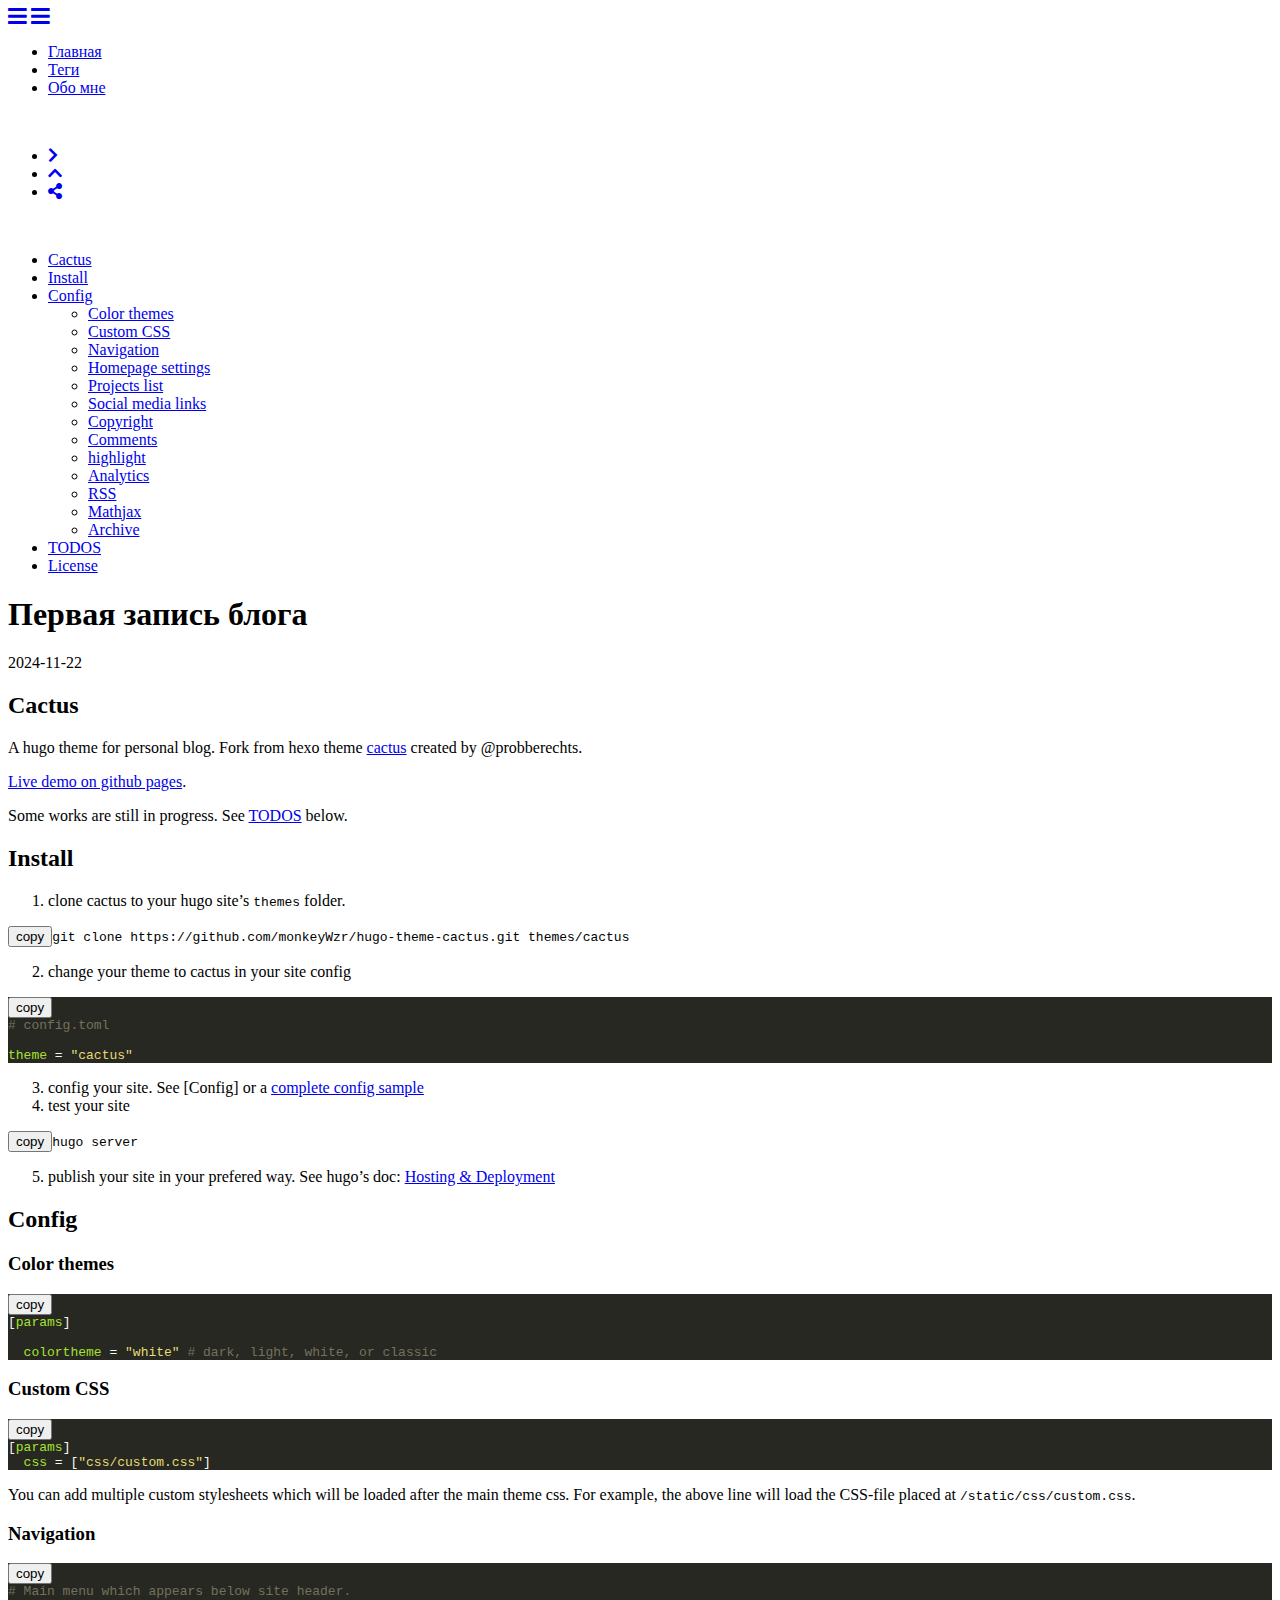
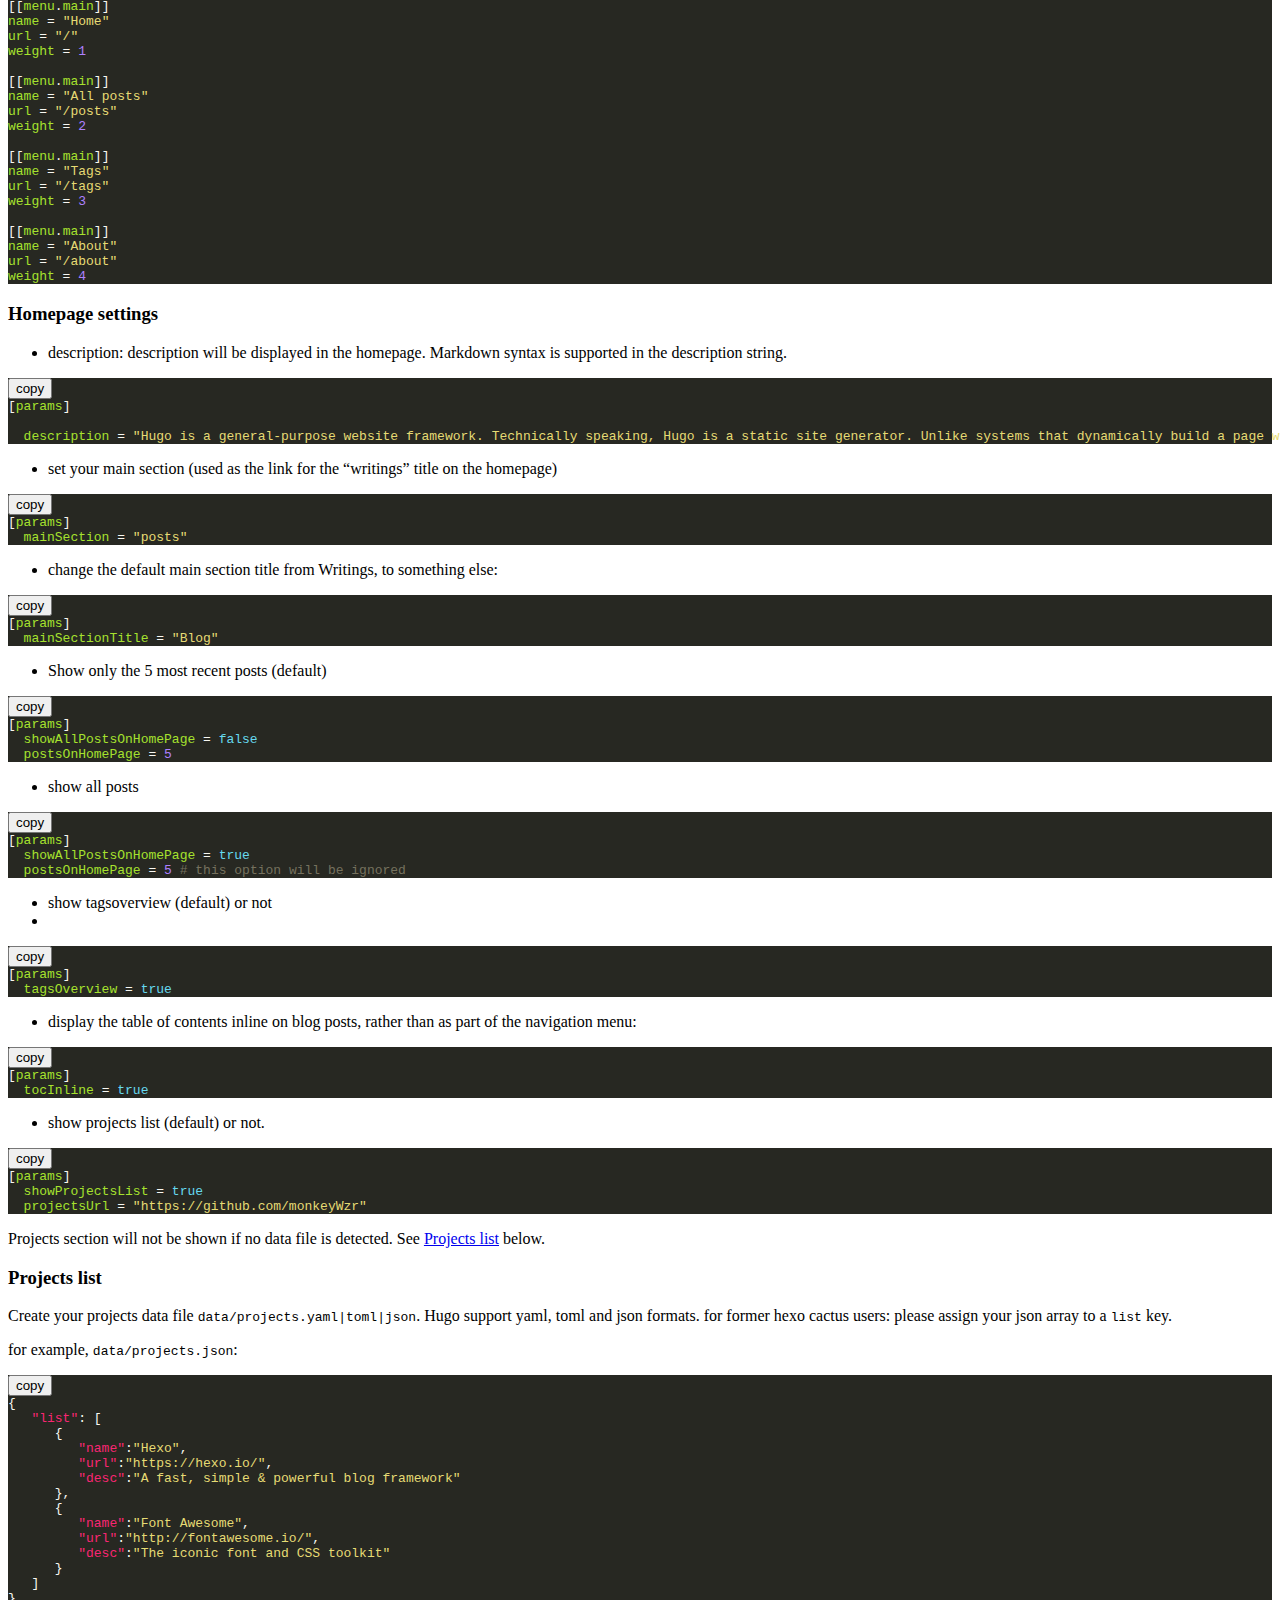
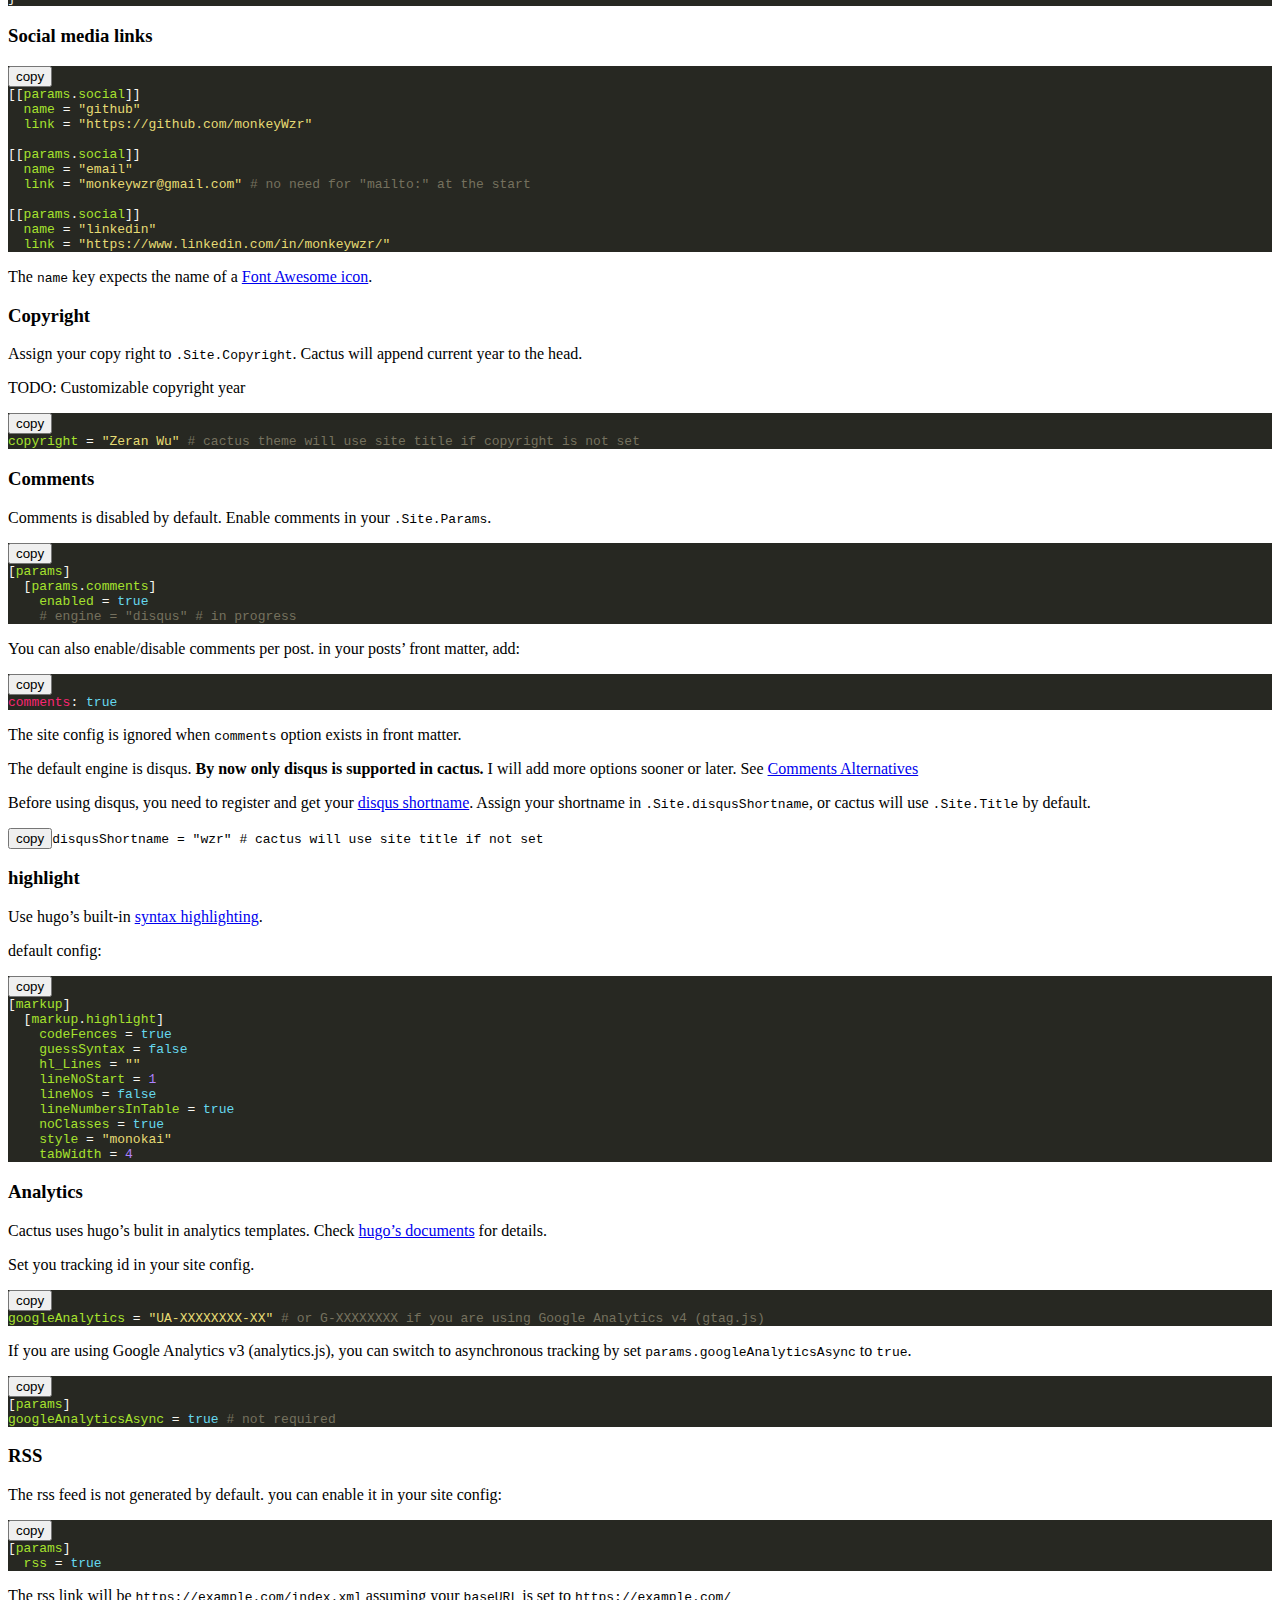
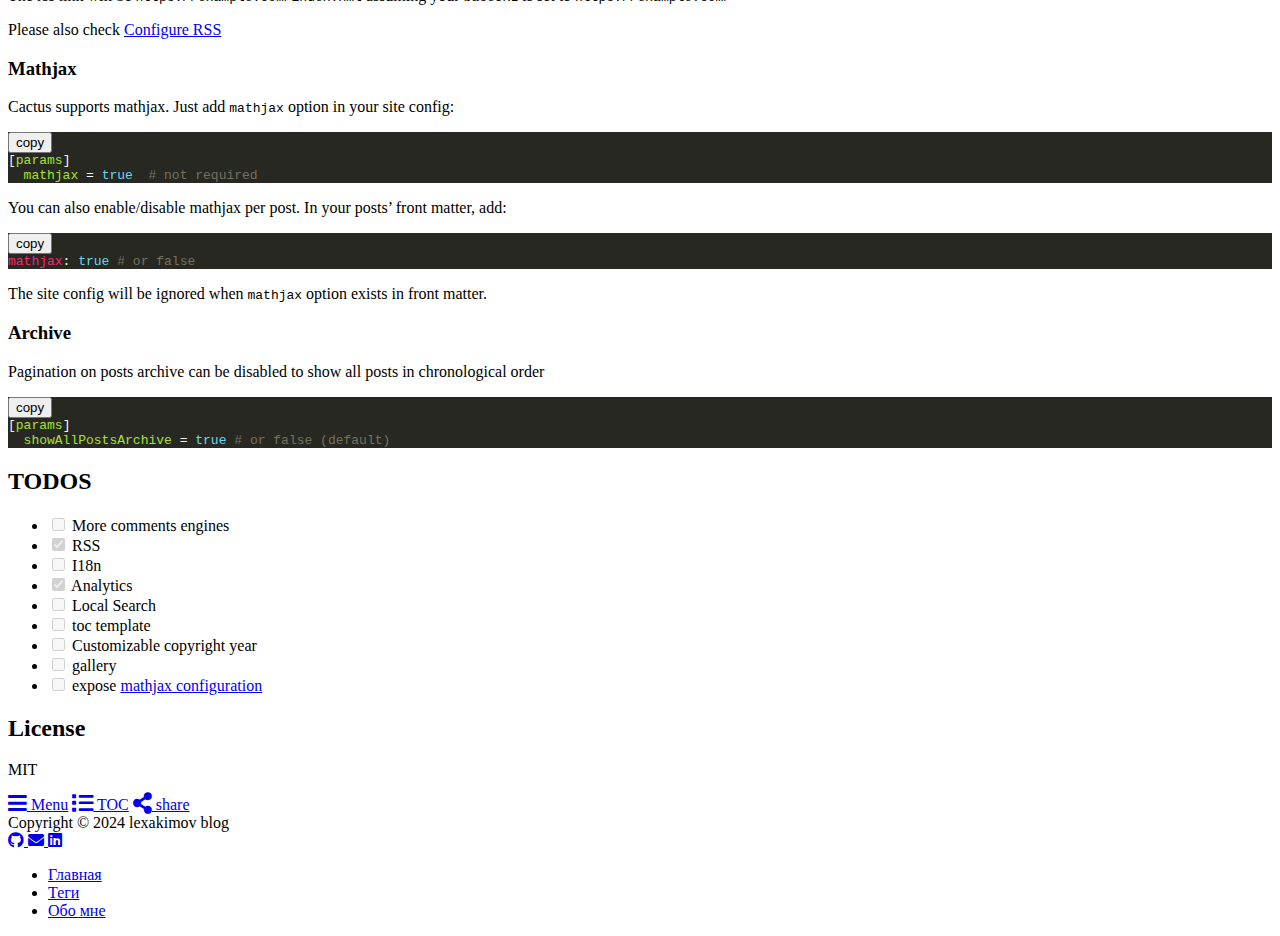
<file: posts/first-article/index.html>
<!doctype html><html lang=ru-ru><head><link rel=preload href=/lib/font-awesome/webfonts/fa-brands-400.woff2 as=font type=font/woff2 crossorigin=anonymous><link rel=preload href=/lib/font-awesome/webfonts/fa-regular-400.woff2 as=font type=font/woff2 crossorigin=anonymous><link rel=preload href=/lib/font-awesome/webfonts/fa-solid-900.woff2 as=font type=font/woff2 crossorigin=anonymous><link rel=preload href=/lib/JetBrainsMono/web/woff2/JetBrainsMono-Regular.woff2 as=font type=font/woff2 crossorigin=anonymous><meta charset=utf-8><meta http-equiv=X-UA-Compatible content="IE=edge"><title>Первая запись блога | lexakimov blog</title>
<link rel=canonical href=https://lexakimov.github.io/posts/first-article/><meta name=description content="Личный блог Алексея Акимова"><meta name=viewport content="width=device-width,initial-scale=1"><meta name=robots content="all,follow"><meta name=googlebot content="index,follow,snippet,archive"><meta property="og:url" content="https://lexakimov.github.io/posts/first-article/"><meta property="og:site_name" content="lexakimov blog"><meta property="og:title" content="Первая запись блога"><meta property="og:description" content='Cactus A hugo theme for personal blog. Fork from hexo theme cactus created by @probberechts.
Live demo on github pages.
Some works are still in progress. See TODOS below.
Install clone cactus to your hugo site’s themes folder. git clone https://github.com/monkeyWzr/hugo-theme-cactus.git themes/cactus change your theme to cactus in your site config # config.toml theme = "cactus" config your site. See [Config] or a complete config sample test your site hugo server publish your site in your prefered way. See hugo’s doc: Hosting & Deployment Config Color themes [params] colortheme = "white" # dark, light, white, or classic Custom CSS [params] css = ["css/custom.css"] You can add multiple custom stylesheets which will be loaded after the main theme css. For example, the above line will load the CSS-file placed at /static/css/custom.css.'><meta property="og:locale" content="ru_ru"><meta property="og:type" content="article"><meta property="article:section" content="posts"><meta property="article:published_time" content="2024-11-22T19:09:41+07:00"><meta property="article:modified_time" content="2024-11-22T19:09:41+07:00"><meta name=twitter:card content="summary"><meta name=twitter:title content="Первая запись блога"><meta name=twitter:description content='Cactus A hugo theme for personal blog. Fork from hexo theme cactus created by @probberechts.
Live demo on github pages.
Some works are still in progress. See TODOS below.
Install clone cactus to your hugo site’s themes folder. git clone https://github.com/monkeyWzr/hugo-theme-cactus.git themes/cactus change your theme to cactus in your site config # config.toml theme = "cactus" config your site. See [Config] or a complete config sample test your site hugo server publish your site in your prefered way. See hugo’s doc: Hosting & Deployment Config Color themes [params] colortheme = "white" # dark, light, white, or classic Custom CSS [params] css = ["css/custom.css"] You can add multiple custom stylesheets which will be loaded after the main theme css. For example, the above line will load the CSS-file placed at /static/css/custom.css.'><link rel=stylesheet href=https://lexakimov.github.io/css/styles.94f653e9e151e28067a7c5dbbc4600cbd5a3c721e79faaf971e523c40f3b249b8e4f20bb57810dfffa8d559ca5c140fd56eb4cd9c0853113ad08e66afdb08bdd.css integrity="sha512-lPZT6eFR4oBnp8XbvEYAy9WjxyHnn6r5ceUjxA87JJuOTyC7V4EN//qNVZylwUD9VutM2cCFMROtCOZq/bCL3Q=="><!--[if lt IE 9]><script src=https://oss.maxcdn.com/html5shiv/3.7.2/html5shiv.min.js></script><script src=https://oss.maxcdn.com/respond/1.4.2/respond.min.js></script><![endif]--><link rel=icon type=image/png href=https://lexakimov.github.io/images/favicon.ico></head><body class="max-width mx-auto px3 ltr"><div class="content index py4"><div id=header-post><a id=menu-icon href=#><i class="fas fa-bars fa-lg"></i></a>
<a id=menu-icon-tablet href=#><i class="fas fa-bars fa-lg"></i></a>
<a id=top-icon-tablet href=# onclick='$("html, body").animate({scrollTop:0},"fast")' style=display:none aria-label="Top of Page"><i class="fas fa-chevron-up fa-lg"></i></a>
<span id=menu><span id=nav><ul><li><a href=/>Главная</a></li><li><a href=/tags>Теги</a></li><li><a href=/about>Обо мне</a></li></ul></span><br><span id=actions><ul><li><a class=icon href=https://lexakimov.github.io/about/ aria-label=Next><i class="fas fa-chevron-right" aria-hidden=true onmouseover='$("#i-next").toggle()' onmouseout='$("#i-next").toggle()'></i></a></li><li><a class=icon href=# onclick='$("html, body").animate({scrollTop:0},"fast")' aria-label="Top of Page"><i class="fas fa-chevron-up" aria-hidden=true onmouseover='$("#i-top").toggle()' onmouseout='$("#i-top").toggle()'></i></a></li><li><a class=icon href=# aria-label=Share><i class="fas fa-share-alt" aria-hidden=true onmouseover='$("#i-share").toggle()' onmouseout='$("#i-share").toggle()' onclick='return $("#share").toggle(),!1'></i></a></li></ul><span id=i-prev class=info style=display:none>Previous post</span>
<span id=i-next class=info style=display:none>Next post</span>
<span id=i-top class=info style=display:none>Back to top</span>
<span id=i-share class=info style=display:none>Share post</span></span><br><div id=share style=display:none><ul><li><a class=icon href="http://www.facebook.com/sharer.php?u=https%3a%2f%2flexakimov.github.io%2fposts%2ffirst-article%2f" aria-label=Facebook><i class="fab fa-facebook" aria-hidden=true></i></a></li><li><a class=icon href="https://twitter.com/share?url=https%3a%2f%2flexakimov.github.io%2fposts%2ffirst-article%2f&text=%d0%9f%d0%b5%d1%80%d0%b2%d0%b0%d1%8f%20%d0%b7%d0%b0%d0%bf%d0%b8%d1%81%d1%8c%20%d0%b1%d0%bb%d0%be%d0%b3%d0%b0" aria-label=Twitter><i class="fab fa-twitter" aria-hidden=true></i></a></li><li><a class=icon href="http://www.linkedin.com/shareArticle?url=https%3a%2f%2flexakimov.github.io%2fposts%2ffirst-article%2f&title=%d0%9f%d0%b5%d1%80%d0%b2%d0%b0%d1%8f%20%d0%b7%d0%b0%d0%bf%d0%b8%d1%81%d1%8c%20%d0%b1%d0%bb%d0%be%d0%b3%d0%b0" aria-label=Linkedin><i class="fab fa-linkedin" aria-hidden=true></i></a></li><li><a class=icon href="https://pinterest.com/pin/create/bookmarklet/?url=https%3a%2f%2flexakimov.github.io%2fposts%2ffirst-article%2f&is_video=false&description=%d0%9f%d0%b5%d1%80%d0%b2%d0%b0%d1%8f%20%d0%b7%d0%b0%d0%bf%d0%b8%d1%81%d1%8c%20%d0%b1%d0%bb%d0%be%d0%b3%d0%b0" aria-label=Pinterest><i class="fab fa-pinterest" aria-hidden=true></i></a></li><li><a class=icon href="mailto:?subject=%d0%9f%d0%b5%d1%80%d0%b2%d0%b0%d1%8f%20%d0%b7%d0%b0%d0%bf%d0%b8%d1%81%d1%8c%20%d0%b1%d0%bb%d0%be%d0%b3%d0%b0&body=Check out this article: https%3a%2f%2flexakimov.github.io%2fposts%2ffirst-article%2f" aria-label=Email><i class="fas fa-envelope" aria-hidden=true></i></a></li><li><a class=icon href="https://getpocket.com/save?url=https%3a%2f%2flexakimov.github.io%2fposts%2ffirst-article%2f&title=%d0%9f%d0%b5%d1%80%d0%b2%d0%b0%d1%8f%20%d0%b7%d0%b0%d0%bf%d0%b8%d1%81%d1%8c%20%d0%b1%d0%bb%d0%be%d0%b3%d0%b0" aria-label=Pocket><i class="fab fa-get-pocket" aria-hidden=true></i></a></li><li><a class=icon href="http://reddit.com/submit?url=https%3a%2f%2flexakimov.github.io%2fposts%2ffirst-article%2f&title=%d0%9f%d0%b5%d1%80%d0%b2%d0%b0%d1%8f%20%d0%b7%d0%b0%d0%bf%d0%b8%d1%81%d1%8c%20%d0%b1%d0%bb%d0%be%d0%b3%d0%b0" aria-label=reddit><i class="fab fa-reddit" aria-hidden=true></i></a></li><li><a class=icon href="http://www.tumblr.com/share/link?url=https%3a%2f%2flexakimov.github.io%2fposts%2ffirst-article%2f&name=%d0%9f%d0%b5%d1%80%d0%b2%d0%b0%d1%8f%20%d0%b7%d0%b0%d0%bf%d0%b8%d1%81%d1%8c%20%d0%b1%d0%bb%d0%be%d0%b3%d0%b0&description=%3ch2%20id%3d%22cactus%22%3eCactus%3c%2fh2%3e%0a%3cp%3eA%20hugo%20theme%20for%20personal%20blog.%20Fork%20from%20hexo%20theme%20%3ca%20href%3d%22https%3a%2f%2fgithub.com%2fprobberechts%2fhexo-theme-cactus%22%3ecactus%3c%2fa%3e%20created%20by%20%40probberechts.%3c%2fp%3e%0a%3cp%3e%3ca%20href%3d%22https%3a%2f%2fwww.takuzen.me%2fhugo-theme-cactus%2f%22%3eLive%20demo%20on%20github%20pages%3c%2fa%3e.%3c%2fp%3e%0a%3cp%3eSome%20works%20are%20still%20in%20progress.%20See%20%3ca%20href%3d%22%23todos%22%3eTODOS%3c%2fa%3e%20below.%3c%2fp%3e%0a%3ch2%20id%3d%22install%22%3eInstall%3c%2fh2%3e%0a%3col%3e%0a%3cli%3eclone%20cactus%20to%20your%20hugo%20site%26rsquo%3bs%20%3ccode%3ethemes%3c%2fcode%3e%20folder.%3c%2fli%3e%0a%3c%2fol%3e%0a%3cpre%20tabindex%3d%220%22%3e%3ccode%3egit%20clone%20https%3a%2f%2fgithub.com%2fmonkeyWzr%2fhugo-theme-cactus.git%20themes%2fcactus%0a%3c%2fcode%3e%3c%2fpre%3e%3col%20start%3d%222%22%3e%0a%3cli%3echange%20your%20theme%20to%20cactus%20in%20your%20site%20config%3c%2fli%3e%0a%3c%2fol%3e%0a%3cdiv%20class%3d%22highlight%22%3e%3cpre%20tabindex%3d%220%22%20style%3d%22color%3a%23f8f8f2%3bbackground-color%3a%23272822%3b-moz-tab-size%3a4%3b-o-tab-size%3a4%3btab-size%3a4%3b%22%3e%3ccode%20class%3d%22language-toml%22%20data-lang%3d%22toml%22%3e%3cspan%20style%3d%22display%3aflex%3b%22%3e%3cspan%3e%3cspan%20style%3d%22color%3a%2375715e%22%3e%23%20config.toml%3c%2fspan%3e%0a%3c%2fspan%3e%3c%2fspan%3e%3cspan%20style%3d%22display%3aflex%3b%22%3e%3cspan%3e%0a%3c%2fspan%3e%3c%2fspan%3e%3cspan%20style%3d%22display%3aflex%3b%22%3e%3cspan%3e%3cspan%20style%3d%22color%3a%23a6e22e%22%3etheme%3c%2fspan%3e%20%3d%20%3cspan%20style%3d%22color%3a%23e6db74%22%3e%26%2334%3bcactus%26%2334%3b%3c%2fspan%3e%0a%3c%2fspan%3e%3c%2fspan%3e%3c%2fcode%3e%3c%2fpre%3e%3c%2fdiv%3e%3col%20start%3d%223%22%3e%0a%3cli%3econfig%20your%20site.%20See%20%5bConfig%5d%20or%20a%20%3ca%20href%3d%22exampleSite%2fconfig.toml%22%3ecomplete%20config%20sample%3c%2fa%3e%3c%2fli%3e%0a%3cli%3etest%20your%20site%3c%2fli%3e%0a%3c%2fol%3e%0a%3cpre%20tabindex%3d%220%22%3e%3ccode%3ehugo%20server%0a%3c%2fcode%3e%3c%2fpre%3e%3col%20start%3d%225%22%3e%0a%3cli%3epublish%20your%20site%20in%20your%20prefered%20way.%20See%20hugo%26rsquo%3bs%20doc%3a%20%3ca%20href%3d%22https%3a%2f%2fgohugo.io%2fhosting-and-deployment%2f%22%3eHosting%20%26amp%3b%20Deployment%3c%2fa%3e%3c%2fli%3e%0a%3c%2fol%3e%0a%3ch2%20id%3d%22config%22%3eConfig%3c%2fh2%3e%0a%3ch3%20id%3d%22color-themes%22%3eColor%20themes%3c%2fh3%3e%0a%3cdiv%20class%3d%22highlight%22%3e%3cpre%20tabindex%3d%220%22%20style%3d%22color%3a%23f8f8f2%3bbackground-color%3a%23272822%3b-moz-tab-size%3a4%3b-o-tab-size%3a4%3btab-size%3a4%3b%22%3e%3ccode%20class%3d%22language-toml%22%20data-lang%3d%22toml%22%3e%3cspan%20style%3d%22display%3aflex%3b%22%3e%3cspan%3e%5b%3cspan%20style%3d%22color%3a%23a6e22e%22%3eparams%3c%2fspan%3e%5d%0a%3c%2fspan%3e%3c%2fspan%3e%3cspan%20style%3d%22display%3aflex%3b%22%3e%3cspan%3e%0a%3c%2fspan%3e%3c%2fspan%3e%3cspan%20style%3d%22display%3aflex%3b%22%3e%3cspan%3e%20%20%3cspan%20style%3d%22color%3a%23a6e22e%22%3ecolortheme%3c%2fspan%3e%20%3d%20%3cspan%20style%3d%22color%3a%23e6db74%22%3e%26%2334%3bwhite%26%2334%3b%3c%2fspan%3e%20%3cspan%20style%3d%22color%3a%2375715e%22%3e%23%20dark%2c%20light%2c%20white%2c%20or%20classic%3c%2fspan%3e%0a%3c%2fspan%3e%3c%2fspan%3e%3c%2fcode%3e%3c%2fpre%3e%3c%2fdiv%3e%3ch3%20id%3d%22custom-css%22%3eCustom%20CSS%3c%2fh3%3e%0a%3cdiv%20class%3d%22highlight%22%3e%3cpre%20tabindex%3d%220%22%20style%3d%22color%3a%23f8f8f2%3bbackground-color%3a%23272822%3b-moz-tab-size%3a4%3b-o-tab-size%3a4%3btab-size%3a4%3b%22%3e%3ccode%20class%3d%22language-toml%22%20data-lang%3d%22toml%22%3e%3cspan%20style%3d%22display%3aflex%3b%22%3e%3cspan%3e%5b%3cspan%20style%3d%22color%3a%23a6e22e%22%3eparams%3c%2fspan%3e%5d%0a%3c%2fspan%3e%3c%2fspan%3e%3cspan%20style%3d%22display%3aflex%3b%22%3e%3cspan%3e%20%20%3cspan%20style%3d%22color%3a%23a6e22e%22%3ecss%3c%2fspan%3e%20%3d%20%5b%3cspan%20style%3d%22color%3a%23e6db74%22%3e%26%2334%3bcss%2fcustom.css%26%2334%3b%3c%2fspan%3e%5d%0a%3c%2fspan%3e%3c%2fspan%3e%3c%2fcode%3e%3c%2fpre%3e%3c%2fdiv%3e%3cp%3eYou%20can%20add%20multiple%20custom%20stylesheets%20which%20will%20be%20loaded%20after%20the%20main%20theme%20css.%0aFor%20example%2c%20the%20above%20line%20will%20load%20the%20CSS-file%20placed%20at%20%3ccode%3e%2fstatic%2fcss%2fcustom.css%3c%2fcode%3e.%3c%2fp%3e" aria-label=Tumblr><i class="fab fa-tumblr" aria-hidden=true></i></a></li><li><a class=icon href="https://news.ycombinator.com/submitlink?u=https%3a%2f%2flexakimov.github.io%2fposts%2ffirst-article%2f&t=%d0%9f%d0%b5%d1%80%d0%b2%d0%b0%d1%8f%20%d0%b7%d0%b0%d0%bf%d0%b8%d1%81%d1%8c%20%d0%b1%d0%bb%d0%be%d0%b3%d0%b0" aria-label="Hacker News"><i class="fab fa-hacker-news" aria-hidden=true></i></a></li></ul></div><div id=toc><nav id=TableOfContents><ul><li><a href=#cactus>Cactus</a></li><li><a href=#install>Install</a></li><li><a href=#config>Config</a><ul><li><a href=#color-themes>Color themes</a></li><li><a href=#custom-css>Custom CSS</a></li><li><a href=#navigation>Navigation</a></li><li><a href=#homepage-settings>Homepage settings</a></li><li><a href=#projects-list>Projects list</a></li><li><a href=#social-media-links>Social media links</a></li><li><a href=#copyright>Copyright</a></li><li><a href=#comments>Comments</a></li><li><a href=#highlight>highlight</a></li><li><a href=#analytics>Analytics</a></li><li><a href=#rss>RSS</a></li><li><a href=#mathjax>Mathjax</a></li><li><a href=#archive>Archive</a></li></ul></li><li><a href=#todos>TODOS</a></li><li><a href=#license>License</a></li></ul></nav></div></span></div><article class=post itemscope itemtype=http://schema.org/BlogPosting><header><h1 class=posttitle itemprop="name headline">Первая запись блога</h1><div class=meta><div class=postdate><time datetime="2024-11-22 19:09:41 +0700 +07" itemprop=datePublished>2024-11-22</time></div></div></header><div class=content itemprop=articleBody><h2 id=cactus>Cactus</h2><p>A hugo theme for personal blog. Fork from hexo theme <a href=https://github.com/probberechts/hexo-theme-cactus>cactus</a> created by @probberechts.</p><p><a href=https://www.takuzen.me/hugo-theme-cactus/>Live demo on github pages</a>.</p><p>Some works are still in progress. See <a href=#todos>TODOS</a> below.</p><h2 id=install>Install</h2><ol><li>clone cactus to your hugo site&rsquo;s <code>themes</code> folder.</li></ol><pre tabindex=0><code>git clone https://github.com/monkeyWzr/hugo-theme-cactus.git themes/cactus
</code></pre><ol start=2><li>change your theme to cactus in your site config</li></ol><div class=highlight><pre tabindex=0 style=color:#f8f8f2;background-color:#272822;-moz-tab-size:4;-o-tab-size:4;tab-size:4><code class=language-toml data-lang=toml><span style=display:flex><span><span style=color:#75715e># config.toml</span>
</span></span><span style=display:flex><span>
</span></span><span style=display:flex><span><span style=color:#a6e22e>theme</span> = <span style=color:#e6db74>&#34;cactus&#34;</span>
</span></span></code></pre></div><ol start=3><li>config your site. See [Config] or a <a href=exampleSite/config.toml>complete config sample</a></li><li>test your site</li></ol><pre tabindex=0><code>hugo server
</code></pre><ol start=5><li>publish your site in your prefered way. See hugo&rsquo;s doc: <a href=https://gohugo.io/hosting-and-deployment/>Hosting & Deployment</a></li></ol><h2 id=config>Config</h2><h3 id=color-themes>Color themes</h3><div class=highlight><pre tabindex=0 style=color:#f8f8f2;background-color:#272822;-moz-tab-size:4;-o-tab-size:4;tab-size:4><code class=language-toml data-lang=toml><span style=display:flex><span>[<span style=color:#a6e22e>params</span>]
</span></span><span style=display:flex><span>
</span></span><span style=display:flex><span>  <span style=color:#a6e22e>colortheme</span> = <span style=color:#e6db74>&#34;white&#34;</span> <span style=color:#75715e># dark, light, white, or classic</span>
</span></span></code></pre></div><h3 id=custom-css>Custom CSS</h3><div class=highlight><pre tabindex=0 style=color:#f8f8f2;background-color:#272822;-moz-tab-size:4;-o-tab-size:4;tab-size:4><code class=language-toml data-lang=toml><span style=display:flex><span>[<span style=color:#a6e22e>params</span>]
</span></span><span style=display:flex><span>  <span style=color:#a6e22e>css</span> = [<span style=color:#e6db74>&#34;css/custom.css&#34;</span>]
</span></span></code></pre></div><p>You can add multiple custom stylesheets which will be loaded after the main theme css.
For example, the above line will load the CSS-file placed at <code>/static/css/custom.css</code>.</p><h3 id=navigation>Navigation</h3><div class=highlight><pre tabindex=0 style=color:#f8f8f2;background-color:#272822;-moz-tab-size:4;-o-tab-size:4;tab-size:4><code class=language-toml data-lang=toml><span style=display:flex><span><span style=color:#75715e># Main menu which appears below site header.</span>
</span></span><span style=display:flex><span>[[<span style=color:#a6e22e>menu</span>.<span style=color:#a6e22e>main</span>]]
</span></span><span style=display:flex><span><span style=color:#a6e22e>name</span> = <span style=color:#e6db74>&#34;Home&#34;</span>
</span></span><span style=display:flex><span><span style=color:#a6e22e>url</span> = <span style=color:#e6db74>&#34;/&#34;</span>
</span></span><span style=display:flex><span><span style=color:#a6e22e>weight</span> = <span style=color:#ae81ff>1</span>
</span></span><span style=display:flex><span>
</span></span><span style=display:flex><span>[[<span style=color:#a6e22e>menu</span>.<span style=color:#a6e22e>main</span>]]
</span></span><span style=display:flex><span><span style=color:#a6e22e>name</span> = <span style=color:#e6db74>&#34;All posts&#34;</span>
</span></span><span style=display:flex><span><span style=color:#a6e22e>url</span> = <span style=color:#e6db74>&#34;/posts&#34;</span>
</span></span><span style=display:flex><span><span style=color:#a6e22e>weight</span> = <span style=color:#ae81ff>2</span>
</span></span><span style=display:flex><span>
</span></span><span style=display:flex><span>[[<span style=color:#a6e22e>menu</span>.<span style=color:#a6e22e>main</span>]]
</span></span><span style=display:flex><span><span style=color:#a6e22e>name</span> = <span style=color:#e6db74>&#34;Tags&#34;</span>
</span></span><span style=display:flex><span><span style=color:#a6e22e>url</span> = <span style=color:#e6db74>&#34;/tags&#34;</span>
</span></span><span style=display:flex><span><span style=color:#a6e22e>weight</span> = <span style=color:#ae81ff>3</span>
</span></span><span style=display:flex><span>
</span></span><span style=display:flex><span>[[<span style=color:#a6e22e>menu</span>.<span style=color:#a6e22e>main</span>]]
</span></span><span style=display:flex><span><span style=color:#a6e22e>name</span> = <span style=color:#e6db74>&#34;About&#34;</span>
</span></span><span style=display:flex><span><span style=color:#a6e22e>url</span> = <span style=color:#e6db74>&#34;/about&#34;</span>
</span></span><span style=display:flex><span><span style=color:#a6e22e>weight</span> = <span style=color:#ae81ff>4</span>
</span></span></code></pre></div><h3 id=homepage-settings>Homepage settings</h3><ul><li>description: description will be displayed in the homepage. Markdown syntax is supported in the description string.</li></ul><div class=highlight><pre tabindex=0 style=color:#f8f8f2;background-color:#272822;-moz-tab-size:4;-o-tab-size:4;tab-size:4><code class=language-toml data-lang=toml><span style=display:flex><span>[<span style=color:#a6e22e>params</span>]
</span></span><span style=display:flex><span>
</span></span><span style=display:flex><span>  <span style=color:#a6e22e>description</span> = <span style=color:#e6db74>&#34;Hugo is a general-purpose website framework. Technically speaking, Hugo is a static site generator. Unlike systems that dynamically build a page with each visitor request, Hugo builds pages when you create or update your content. Since websites are viewed far more often than they are edited, Hugo is designed to provide an optimal viewing experience for your website’s end users and an ideal writing experience for website authors.&#34;</span>
</span></span></code></pre></div><ul><li>set your main section (used as the link for the &ldquo;writings&rdquo; title on the homepage)</li></ul><div class=highlight><pre tabindex=0 style=color:#f8f8f2;background-color:#272822;-moz-tab-size:4;-o-tab-size:4;tab-size:4><code class=language-toml data-lang=toml><span style=display:flex><span>[<span style=color:#a6e22e>params</span>]
</span></span><span style=display:flex><span>  <span style=color:#a6e22e>mainSection</span> = <span style=color:#e6db74>&#34;posts&#34;</span>
</span></span></code></pre></div><ul><li>change the default main section title from Writings, to something else:</li></ul><div class=highlight><pre tabindex=0 style=color:#f8f8f2;background-color:#272822;-moz-tab-size:4;-o-tab-size:4;tab-size:4><code class=language-toml data-lang=toml><span style=display:flex><span>[<span style=color:#a6e22e>params</span>]
</span></span><span style=display:flex><span>  <span style=color:#a6e22e>mainSectionTitle</span> = <span style=color:#e6db74>&#34;Blog&#34;</span>
</span></span></code></pre></div><ul><li>Show only the 5 most recent posts (default)</li></ul><div class=highlight><pre tabindex=0 style=color:#f8f8f2;background-color:#272822;-moz-tab-size:4;-o-tab-size:4;tab-size:4><code class=language-toml data-lang=toml><span style=display:flex><span>[<span style=color:#a6e22e>params</span>]
</span></span><span style=display:flex><span>  <span style=color:#a6e22e>showAllPostsOnHomePage</span> = <span style=color:#66d9ef>false</span>
</span></span><span style=display:flex><span>  <span style=color:#a6e22e>postsOnHomePage</span> = <span style=color:#ae81ff>5</span>
</span></span></code></pre></div><ul><li>show all posts</li></ul><div class=highlight><pre tabindex=0 style=color:#f8f8f2;background-color:#272822;-moz-tab-size:4;-o-tab-size:4;tab-size:4><code class=language-toml data-lang=toml><span style=display:flex><span>[<span style=color:#a6e22e>params</span>]
</span></span><span style=display:flex><span>  <span style=color:#a6e22e>showAllPostsOnHomePage</span> = <span style=color:#66d9ef>true</span>
</span></span><span style=display:flex><span>  <span style=color:#a6e22e>postsOnHomePage</span> = <span style=color:#ae81ff>5</span> <span style=color:#75715e># this option will be ignored</span>
</span></span></code></pre></div><ul><li>show tagsoverview (default) or not</li><li></li></ul><div class=highlight><pre tabindex=0 style=color:#f8f8f2;background-color:#272822;-moz-tab-size:4;-o-tab-size:4;tab-size:4><code class=language-toml data-lang=toml><span style=display:flex><span>[<span style=color:#a6e22e>params</span>]
</span></span><span style=display:flex><span>  <span style=color:#a6e22e>tagsOverview</span> = <span style=color:#66d9ef>true</span>
</span></span></code></pre></div><ul><li>display the table of contents inline on blog posts, rather than as part of the navigation menu:</li></ul><div class=highlight><pre tabindex=0 style=color:#f8f8f2;background-color:#272822;-moz-tab-size:4;-o-tab-size:4;tab-size:4><code class=language-toml data-lang=toml><span style=display:flex><span>[<span style=color:#a6e22e>params</span>]
</span></span><span style=display:flex><span>  <span style=color:#a6e22e>tocInline</span> = <span style=color:#66d9ef>true</span>
</span></span></code></pre></div><ul><li>show projects list (default) or not.</li></ul><div class=highlight><pre tabindex=0 style=color:#f8f8f2;background-color:#272822;-moz-tab-size:4;-o-tab-size:4;tab-size:4><code class=language-toml data-lang=toml><span style=display:flex><span>[<span style=color:#a6e22e>params</span>]
</span></span><span style=display:flex><span>  <span style=color:#a6e22e>showProjectsList</span> = <span style=color:#66d9ef>true</span>
</span></span><span style=display:flex><span>  <span style=color:#a6e22e>projectsUrl</span> = <span style=color:#e6db74>&#34;https://github.com/monkeyWzr&#34;</span>
</span></span></code></pre></div><p>Projects section will not be shown if no data file is detected. See <a href=#projects-list>Projects list</a> below.</p><h3 id=projects-list>Projects list</h3><p>Create your projects data file <code>data/projects.yaml|toml|json</code>. Hugo support yaml, toml and json formats.
for former hexo cactus users: please assign your json array to a <code>list</code> key.</p><p>for example, <code>data/projects.json</code>:</p><div class=highlight><pre tabindex=0 style=color:#f8f8f2;background-color:#272822;-moz-tab-size:4;-o-tab-size:4;tab-size:4><code class=language-json data-lang=json><span style=display:flex><span>{
</span></span><span style=display:flex><span>   <span style=color:#f92672>&#34;list&#34;</span>: [
</span></span><span style=display:flex><span>      {
</span></span><span style=display:flex><span>         <span style=color:#f92672>&#34;name&#34;</span>:<span style=color:#e6db74>&#34;Hexo&#34;</span>,
</span></span><span style=display:flex><span>         <span style=color:#f92672>&#34;url&#34;</span>:<span style=color:#e6db74>&#34;https://hexo.io/&#34;</span>,
</span></span><span style=display:flex><span>         <span style=color:#f92672>&#34;desc&#34;</span>:<span style=color:#e6db74>&#34;A fast, simple &amp; powerful blog framework&#34;</span>
</span></span><span style=display:flex><span>      },
</span></span><span style=display:flex><span>      {
</span></span><span style=display:flex><span>         <span style=color:#f92672>&#34;name&#34;</span>:<span style=color:#e6db74>&#34;Font Awesome&#34;</span>,
</span></span><span style=display:flex><span>         <span style=color:#f92672>&#34;url&#34;</span>:<span style=color:#e6db74>&#34;http://fontawesome.io/&#34;</span>,
</span></span><span style=display:flex><span>         <span style=color:#f92672>&#34;desc&#34;</span>:<span style=color:#e6db74>&#34;The iconic font and CSS toolkit&#34;</span>
</span></span><span style=display:flex><span>      }
</span></span><span style=display:flex><span>   ]
</span></span><span style=display:flex><span>}
</span></span></code></pre></div><h3 id=social-media-links>Social media links</h3><div class=highlight><pre tabindex=0 style=color:#f8f8f2;background-color:#272822;-moz-tab-size:4;-o-tab-size:4;tab-size:4><code class=language-toml data-lang=toml><span style=display:flex><span>[[<span style=color:#a6e22e>params</span>.<span style=color:#a6e22e>social</span>]]
</span></span><span style=display:flex><span>  <span style=color:#a6e22e>name</span> = <span style=color:#e6db74>&#34;github&#34;</span>
</span></span><span style=display:flex><span>  <span style=color:#a6e22e>link</span> = <span style=color:#e6db74>&#34;https://github.com/monkeyWzr&#34;</span>
</span></span><span style=display:flex><span>
</span></span><span style=display:flex><span>[[<span style=color:#a6e22e>params</span>.<span style=color:#a6e22e>social</span>]]
</span></span><span style=display:flex><span>  <span style=color:#a6e22e>name</span> = <span style=color:#e6db74>&#34;email&#34;</span>
</span></span><span style=display:flex><span>  <span style=color:#a6e22e>link</span> = <span style=color:#e6db74>&#34;monkeywzr@gmail.com&#34;</span> <span style=color:#75715e># no need for &#34;mailto:&#34; at the start</span>
</span></span><span style=display:flex><span>
</span></span><span style=display:flex><span>[[<span style=color:#a6e22e>params</span>.<span style=color:#a6e22e>social</span>]]
</span></span><span style=display:flex><span>  <span style=color:#a6e22e>name</span> = <span style=color:#e6db74>&#34;linkedin&#34;</span>
</span></span><span style=display:flex><span>  <span style=color:#a6e22e>link</span> = <span style=color:#e6db74>&#34;https://www.linkedin.com/in/monkeywzr/&#34;</span>
</span></span></code></pre></div><p>The <code>name</code> key expects the name of a <a href="https://fontawesome.com/icons?d=gallery&amp;s=brands">Font Awesome icon</a>.</p><h3 id=copyright>Copyright</h3><p>Assign your copy right to <code>.Site.Copyright</code>. Cactus will append current year to the head.</p><p>TODO: Customizable copyright year</p><div class=highlight><pre tabindex=0 style=color:#f8f8f2;background-color:#272822;-moz-tab-size:4;-o-tab-size:4;tab-size:4><code class=language-toml data-lang=toml><span style=display:flex><span><span style=color:#a6e22e>copyright</span> = <span style=color:#e6db74>&#34;Zeran Wu&#34;</span> <span style=color:#75715e># cactus theme will use site title if copyright is not set</span>
</span></span></code></pre></div><h3 id=comments>Comments</h3><p>Comments is disabled by default. Enable comments in your <code>.Site.Params</code>.</p><div class=highlight><pre tabindex=0 style=color:#f8f8f2;background-color:#272822;-moz-tab-size:4;-o-tab-size:4;tab-size:4><code class=language-toml data-lang=toml><span style=display:flex><span>[<span style=color:#a6e22e>params</span>]
</span></span><span style=display:flex><span>  [<span style=color:#a6e22e>params</span>.<span style=color:#a6e22e>comments</span>]
</span></span><span style=display:flex><span>    <span style=color:#a6e22e>enabled</span> = <span style=color:#66d9ef>true</span>
</span></span><span style=display:flex><span>    <span style=color:#75715e># engine = &#34;disqus&#34; # in progress</span>
</span></span></code></pre></div><p>You can also enable/disable comments per post. in your posts&rsquo; front matter, add:</p><div class=highlight><pre tabindex=0 style=color:#f8f8f2;background-color:#272822;-moz-tab-size:4;-o-tab-size:4;tab-size:4><code class=language-yaml data-lang=yaml><span style=display:flex><span><span style=color:#f92672>comments</span>: <span style=color:#66d9ef>true</span>
</span></span></code></pre></div><p>The site config is ignored when <code>comments</code> option exists in front matter.</p><p>The default engine is disqus. <strong>By now only disqus is supported in cactus.</strong> I will add more options sooner or later. See <a href=https://gohugo.io/content-management/comments/#comments-alternatives>Comments Alternatives</a></p><p>Before using disqus, you need to register and get your <a href=https://help.disqus.com/en/articles/1717111-what-s-a-shortname>disqus shortname</a>. Assign your shortname in <code>.Site.disqusShortname</code>, or cactus will use <code>.Site.Title</code> by default.</p><pre tabindex=0><code>disqusShortname = &#34;wzr&#34; # cactus will use site title if not set
</code></pre><h3 id=highlight>highlight</h3><p>Use hugo&rsquo;s built-in <a href=https://gohugo.io/getting-started/configuration-markup#highlight>syntax highlighting</a>.</p><p>default config:</p><div class=highlight><pre tabindex=0 style=color:#f8f8f2;background-color:#272822;-moz-tab-size:4;-o-tab-size:4;tab-size:4><code class=language-toml data-lang=toml><span style=display:flex><span>[<span style=color:#a6e22e>markup</span>]
</span></span><span style=display:flex><span>  [<span style=color:#a6e22e>markup</span>.<span style=color:#a6e22e>highlight</span>]
</span></span><span style=display:flex><span>    <span style=color:#a6e22e>codeFences</span> = <span style=color:#66d9ef>true</span>
</span></span><span style=display:flex><span>    <span style=color:#a6e22e>guessSyntax</span> = <span style=color:#66d9ef>false</span>
</span></span><span style=display:flex><span>    <span style=color:#a6e22e>hl_Lines</span> = <span style=color:#e6db74>&#34;&#34;</span>
</span></span><span style=display:flex><span>    <span style=color:#a6e22e>lineNoStart</span> = <span style=color:#ae81ff>1</span>
</span></span><span style=display:flex><span>    <span style=color:#a6e22e>lineNos</span> = <span style=color:#66d9ef>false</span>
</span></span><span style=display:flex><span>    <span style=color:#a6e22e>lineNumbersInTable</span> = <span style=color:#66d9ef>true</span>
</span></span><span style=display:flex><span>    <span style=color:#a6e22e>noClasses</span> = <span style=color:#66d9ef>true</span>
</span></span><span style=display:flex><span>    <span style=color:#a6e22e>style</span> = <span style=color:#e6db74>&#34;monokai&#34;</span>
</span></span><span style=display:flex><span>    <span style=color:#a6e22e>tabWidth</span> = <span style=color:#ae81ff>4</span>
</span></span></code></pre></div><h3 id=analytics>Analytics</h3><p>Cactus uses hugo&rsquo;s bulit in analytics templates. Check <a href=https://gohugo.io/templates/internal#google-analytics>hugo&rsquo;s documents</a> for details.</p><p>Set you tracking id in your site config.</p><div class=highlight><pre tabindex=0 style=color:#f8f8f2;background-color:#272822;-moz-tab-size:4;-o-tab-size:4;tab-size:4><code class=language-toml data-lang=toml><span style=display:flex><span><span style=color:#a6e22e>googleAnalytics</span> = <span style=color:#e6db74>&#34;UA-XXXXXXXX-XX&#34;</span> <span style=color:#75715e># or G-XXXXXXXX if you are using Google Analytics v4 (gtag.js)</span>
</span></span></code></pre></div><p>If you are using Google Analytics v3 (analytics.js), you can switch to asynchronous tracking by set <code>params.googleAnalyticsAsync</code> to <code>true</code>.</p><div class=highlight><pre tabindex=0 style=color:#f8f8f2;background-color:#272822;-moz-tab-size:4;-o-tab-size:4;tab-size:4><code class=language-toml data-lang=toml><span style=display:flex><span>[<span style=color:#a6e22e>params</span>]
</span></span><span style=display:flex><span><span style=color:#a6e22e>googleAnalyticsAsync</span> = <span style=color:#66d9ef>true</span> <span style=color:#75715e># not required</span>
</span></span></code></pre></div><h3 id=rss>RSS</h3><p>The rss feed is not generated by default. you can enable it in your site config:</p><div class=highlight><pre tabindex=0 style=color:#f8f8f2;background-color:#272822;-moz-tab-size:4;-o-tab-size:4;tab-size:4><code class=language-toml data-lang=toml><span style=display:flex><span>[<span style=color:#a6e22e>params</span>]
</span></span><span style=display:flex><span>  <span style=color:#a6e22e>rss</span> = <span style=color:#66d9ef>true</span>
</span></span></code></pre></div><p>The rss link will be <code>https://example.com/index.xml</code> assuming your <code>baseURL</code> is set to <code>https://example.com/</code></p><p>Please also check <a href=https://gohugo.io/templates/rss/#configure-rss>Configure RSS</a></p><h3 id=mathjax>Mathjax</h3><p>Cactus supports mathjax. Just add <code>mathjax</code> option in your site config:</p><div class=highlight><pre tabindex=0 style=color:#f8f8f2;background-color:#272822;-moz-tab-size:4;-o-tab-size:4;tab-size:4><code class=language-toml data-lang=toml><span style=display:flex><span>[<span style=color:#a6e22e>params</span>]
</span></span><span style=display:flex><span>  <span style=color:#a6e22e>mathjax</span> = <span style=color:#66d9ef>true</span>  <span style=color:#75715e># not required</span>
</span></span></code></pre></div><p>You can also enable/disable mathjax per post. In your posts&rsquo; front matter, add:</p><div class=highlight><pre tabindex=0 style=color:#f8f8f2;background-color:#272822;-moz-tab-size:4;-o-tab-size:4;tab-size:4><code class=language-yaml data-lang=yaml><span style=display:flex><span><span style=color:#f92672>mathjax</span>: <span style=color:#66d9ef>true</span> <span style=color:#75715e># or false</span>
</span></span></code></pre></div><p>The site config will be ignored when <code>mathjax</code> option exists in front matter.</p><h3 id=archive>Archive</h3><p>Pagination on posts archive can be disabled to show all posts in chronological order</p><div class=highlight><pre tabindex=0 style=color:#f8f8f2;background-color:#272822;-moz-tab-size:4;-o-tab-size:4;tab-size:4><code class=language-toml data-lang=toml><span style=display:flex><span>[<span style=color:#a6e22e>params</span>]
</span></span><span style=display:flex><span>  <span style=color:#a6e22e>showAllPostsArchive</span> = <span style=color:#66d9ef>true</span> <span style=color:#75715e># or false (default)</span>
</span></span></code></pre></div><h2 id=todos>TODOS</h2><ul><li><input disabled type=checkbox> More comments engines</li><li><input checked disabled type=checkbox> RSS</li><li><input disabled type=checkbox> I18n</li><li><input checked disabled type=checkbox> Analytics</li><li><input disabled type=checkbox> Local Search</li><li><input disabled type=checkbox> toc template</li><li><input disabled type=checkbox> Customizable copyright year</li><li><input disabled type=checkbox> gallery</li><li><input disabled type=checkbox> expose <a href=https://docs.mathjax.org/en/latest/web/configuration.html#web-configuration>mathjax configuration</a></li></ul><h2 id=license>License</h2><p>MIT</p></div></article><div id=footer-post-container><div id=footer-post><div id=nav-footer style=display:none><ul><li><a href=/>Главная</a></li><li><a href=/tags>Теги</a></li><li><a href=/about>Обо мне</a></li></ul></div><div id=toc-footer style=display:none><nav id=TableOfContents><ul><li><a href=#cactus>Cactus</a></li><li><a href=#install>Install</a></li><li><a href=#config>Config</a><ul><li><a href=#color-themes>Color themes</a></li><li><a href=#custom-css>Custom CSS</a></li><li><a href=#navigation>Navigation</a></li><li><a href=#homepage-settings>Homepage settings</a></li><li><a href=#projects-list>Projects list</a></li><li><a href=#social-media-links>Social media links</a></li><li><a href=#copyright>Copyright</a></li><li><a href=#comments>Comments</a></li><li><a href=#highlight>highlight</a></li><li><a href=#analytics>Analytics</a></li><li><a href=#rss>RSS</a></li><li><a href=#mathjax>Mathjax</a></li><li><a href=#archive>Archive</a></li></ul></li><li><a href=#todos>TODOS</a></li><li><a href=#license>License</a></li></ul></nav></div><div id=share-footer style=display:none><ul><li><a class=icon href="http://www.facebook.com/sharer.php?u=https%3a%2f%2flexakimov.github.io%2fposts%2ffirst-article%2f" aria-label=Facebook><i class="fab fa-facebook fa-lg" aria-hidden=true></i></a></li><li><a class=icon href="https://twitter.com/share?url=https%3a%2f%2flexakimov.github.io%2fposts%2ffirst-article%2f&text=%d0%9f%d0%b5%d1%80%d0%b2%d0%b0%d1%8f%20%d0%b7%d0%b0%d0%bf%d0%b8%d1%81%d1%8c%20%d0%b1%d0%bb%d0%be%d0%b3%d0%b0" aria-label=Twitter><i class="fab fa-twitter fa-lg" aria-hidden=true></i></a></li><li><a class=icon href="http://www.linkedin.com/shareArticle?url=https%3a%2f%2flexakimov.github.io%2fposts%2ffirst-article%2f&title=%d0%9f%d0%b5%d1%80%d0%b2%d0%b0%d1%8f%20%d0%b7%d0%b0%d0%bf%d0%b8%d1%81%d1%8c%20%d0%b1%d0%bb%d0%be%d0%b3%d0%b0" aria-label=Linkedin><i class="fab fa-linkedin fa-lg" aria-hidden=true></i></a></li><li><a class=icon href="https://pinterest.com/pin/create/bookmarklet/?url=https%3a%2f%2flexakimov.github.io%2fposts%2ffirst-article%2f&is_video=false&description=%d0%9f%d0%b5%d1%80%d0%b2%d0%b0%d1%8f%20%d0%b7%d0%b0%d0%bf%d0%b8%d1%81%d1%8c%20%d0%b1%d0%bb%d0%be%d0%b3%d0%b0" aria-label=Pinterest><i class="fab fa-pinterest fa-lg" aria-hidden=true></i></a></li><li><a class=icon href="mailto:?subject=%d0%9f%d0%b5%d1%80%d0%b2%d0%b0%d1%8f%20%d0%b7%d0%b0%d0%bf%d0%b8%d1%81%d1%8c%20%d0%b1%d0%bb%d0%be%d0%b3%d0%b0&body=Check out this article: https%3a%2f%2flexakimov.github.io%2fposts%2ffirst-article%2f" aria-label=Email><i class="fas fa-envelope fa-lg" aria-hidden=true></i></a></li><li><a class=icon href="https://getpocket.com/save?url=https%3a%2f%2flexakimov.github.io%2fposts%2ffirst-article%2f&title=%d0%9f%d0%b5%d1%80%d0%b2%d0%b0%d1%8f%20%d0%b7%d0%b0%d0%bf%d0%b8%d1%81%d1%8c%20%d0%b1%d0%bb%d0%be%d0%b3%d0%b0" aria-label=Pocket><i class="fab fa-get-pocket fa-lg" aria-hidden=true></i></a></li><li><a class=icon href="http://reddit.com/submit?url=https%3a%2f%2flexakimov.github.io%2fposts%2ffirst-article%2f&title=%d0%9f%d0%b5%d1%80%d0%b2%d0%b0%d1%8f%20%d0%b7%d0%b0%d0%bf%d0%b8%d1%81%d1%8c%20%d0%b1%d0%bb%d0%be%d0%b3%d0%b0" aria-label=reddit><i class="fab fa-reddit fa-lg" aria-hidden=true></i></a></li><li><a class=icon href="http://www.tumblr.com/share/link?url=https%3a%2f%2flexakimov.github.io%2fposts%2ffirst-article%2f&name=%d0%9f%d0%b5%d1%80%d0%b2%d0%b0%d1%8f%20%d0%b7%d0%b0%d0%bf%d0%b8%d1%81%d1%8c%20%d0%b1%d0%bb%d0%be%d0%b3%d0%b0&description=%3ch2%20id%3d%22cactus%22%3eCactus%3c%2fh2%3e%0a%3cp%3eA%20hugo%20theme%20for%20personal%20blog.%20Fork%20from%20hexo%20theme%20%3ca%20href%3d%22https%3a%2f%2fgithub.com%2fprobberechts%2fhexo-theme-cactus%22%3ecactus%3c%2fa%3e%20created%20by%20%40probberechts.%3c%2fp%3e%0a%3cp%3e%3ca%20href%3d%22https%3a%2f%2fwww.takuzen.me%2fhugo-theme-cactus%2f%22%3eLive%20demo%20on%20github%20pages%3c%2fa%3e.%3c%2fp%3e%0a%3cp%3eSome%20works%20are%20still%20in%20progress.%20See%20%3ca%20href%3d%22%23todos%22%3eTODOS%3c%2fa%3e%20below.%3c%2fp%3e%0a%3ch2%20id%3d%22install%22%3eInstall%3c%2fh2%3e%0a%3col%3e%0a%3cli%3eclone%20cactus%20to%20your%20hugo%20site%26rsquo%3bs%20%3ccode%3ethemes%3c%2fcode%3e%20folder.%3c%2fli%3e%0a%3c%2fol%3e%0a%3cpre%20tabindex%3d%220%22%3e%3ccode%3egit%20clone%20https%3a%2f%2fgithub.com%2fmonkeyWzr%2fhugo-theme-cactus.git%20themes%2fcactus%0a%3c%2fcode%3e%3c%2fpre%3e%3col%20start%3d%222%22%3e%0a%3cli%3echange%20your%20theme%20to%20cactus%20in%20your%20site%20config%3c%2fli%3e%0a%3c%2fol%3e%0a%3cdiv%20class%3d%22highlight%22%3e%3cpre%20tabindex%3d%220%22%20style%3d%22color%3a%23f8f8f2%3bbackground-color%3a%23272822%3b-moz-tab-size%3a4%3b-o-tab-size%3a4%3btab-size%3a4%3b%22%3e%3ccode%20class%3d%22language-toml%22%20data-lang%3d%22toml%22%3e%3cspan%20style%3d%22display%3aflex%3b%22%3e%3cspan%3e%3cspan%20style%3d%22color%3a%2375715e%22%3e%23%20config.toml%3c%2fspan%3e%0a%3c%2fspan%3e%3c%2fspan%3e%3cspan%20style%3d%22display%3aflex%3b%22%3e%3cspan%3e%0a%3c%2fspan%3e%3c%2fspan%3e%3cspan%20style%3d%22display%3aflex%3b%22%3e%3cspan%3e%3cspan%20style%3d%22color%3a%23a6e22e%22%3etheme%3c%2fspan%3e%20%3d%20%3cspan%20style%3d%22color%3a%23e6db74%22%3e%26%2334%3bcactus%26%2334%3b%3c%2fspan%3e%0a%3c%2fspan%3e%3c%2fspan%3e%3c%2fcode%3e%3c%2fpre%3e%3c%2fdiv%3e%3col%20start%3d%223%22%3e%0a%3cli%3econfig%20your%20site.%20See%20%5bConfig%5d%20or%20a%20%3ca%20href%3d%22exampleSite%2fconfig.toml%22%3ecomplete%20config%20sample%3c%2fa%3e%3c%2fli%3e%0a%3cli%3etest%20your%20site%3c%2fli%3e%0a%3c%2fol%3e%0a%3cpre%20tabindex%3d%220%22%3e%3ccode%3ehugo%20server%0a%3c%2fcode%3e%3c%2fpre%3e%3col%20start%3d%225%22%3e%0a%3cli%3epublish%20your%20site%20in%20your%20prefered%20way.%20See%20hugo%26rsquo%3bs%20doc%3a%20%3ca%20href%3d%22https%3a%2f%2fgohugo.io%2fhosting-and-deployment%2f%22%3eHosting%20%26amp%3b%20Deployment%3c%2fa%3e%3c%2fli%3e%0a%3c%2fol%3e%0a%3ch2%20id%3d%22config%22%3eConfig%3c%2fh2%3e%0a%3ch3%20id%3d%22color-themes%22%3eColor%20themes%3c%2fh3%3e%0a%3cdiv%20class%3d%22highlight%22%3e%3cpre%20tabindex%3d%220%22%20style%3d%22color%3a%23f8f8f2%3bbackground-color%3a%23272822%3b-moz-tab-size%3a4%3b-o-tab-size%3a4%3btab-size%3a4%3b%22%3e%3ccode%20class%3d%22language-toml%22%20data-lang%3d%22toml%22%3e%3cspan%20style%3d%22display%3aflex%3b%22%3e%3cspan%3e%5b%3cspan%20style%3d%22color%3a%23a6e22e%22%3eparams%3c%2fspan%3e%5d%0a%3c%2fspan%3e%3c%2fspan%3e%3cspan%20style%3d%22display%3aflex%3b%22%3e%3cspan%3e%0a%3c%2fspan%3e%3c%2fspan%3e%3cspan%20style%3d%22display%3aflex%3b%22%3e%3cspan%3e%20%20%3cspan%20style%3d%22color%3a%23a6e22e%22%3ecolortheme%3c%2fspan%3e%20%3d%20%3cspan%20style%3d%22color%3a%23e6db74%22%3e%26%2334%3bwhite%26%2334%3b%3c%2fspan%3e%20%3cspan%20style%3d%22color%3a%2375715e%22%3e%23%20dark%2c%20light%2c%20white%2c%20or%20classic%3c%2fspan%3e%0a%3c%2fspan%3e%3c%2fspan%3e%3c%2fcode%3e%3c%2fpre%3e%3c%2fdiv%3e%3ch3%20id%3d%22custom-css%22%3eCustom%20CSS%3c%2fh3%3e%0a%3cdiv%20class%3d%22highlight%22%3e%3cpre%20tabindex%3d%220%22%20style%3d%22color%3a%23f8f8f2%3bbackground-color%3a%23272822%3b-moz-tab-size%3a4%3b-o-tab-size%3a4%3btab-size%3a4%3b%22%3e%3ccode%20class%3d%22language-toml%22%20data-lang%3d%22toml%22%3e%3cspan%20style%3d%22display%3aflex%3b%22%3e%3cspan%3e%5b%3cspan%20style%3d%22color%3a%23a6e22e%22%3eparams%3c%2fspan%3e%5d%0a%3c%2fspan%3e%3c%2fspan%3e%3cspan%20style%3d%22display%3aflex%3b%22%3e%3cspan%3e%20%20%3cspan%20style%3d%22color%3a%23a6e22e%22%3ecss%3c%2fspan%3e%20%3d%20%5b%3cspan%20style%3d%22color%3a%23e6db74%22%3e%26%2334%3bcss%2fcustom.css%26%2334%3b%3c%2fspan%3e%5d%0a%3c%2fspan%3e%3c%2fspan%3e%3c%2fcode%3e%3c%2fpre%3e%3c%2fdiv%3e%3cp%3eYou%20can%20add%20multiple%20custom%20stylesheets%20which%20will%20be%20loaded%20after%20the%20main%20theme%20css.%0aFor%20example%2c%20the%20above%20line%20will%20load%20the%20CSS-file%20placed%20at%20%3ccode%3e%2fstatic%2fcss%2fcustom.css%3c%2fcode%3e.%3c%2fp%3e" aria-label=Tumblr><i class="fab fa-tumblr fa-lg" aria-hidden=true></i></a></li><li><a class=icon href="https://news.ycombinator.com/submitlink?u=https%3a%2f%2flexakimov.github.io%2fposts%2ffirst-article%2f&t=%d0%9f%d0%b5%d1%80%d0%b2%d0%b0%d1%8f%20%d0%b7%d0%b0%d0%bf%d0%b8%d1%81%d1%8c%20%d0%b1%d0%bb%d0%be%d0%b3%d0%b0" aria-label="Hacker News"><i class="fab fa-hacker-news fa-lg" aria-hidden=true></i></a></li></ul></div><div id=actions-footer><a id=menu-toggle class=icon href=# onclick='return $("#nav-footer").toggle(),!1' aria-label=Menu><i class="fas fa-bars fa-lg" aria-hidden=true></i> Menu</a>
<a id=toc-toggle class=icon href=# onclick='return $("#toc-footer").toggle(),!1' aria-label=TOC><i class="fas fa-list fa-lg" aria-hidden=true></i> TOC</a>
<a id=share-toggle class=icon href=# onclick='return $("#share-footer").toggle(),!1' aria-label=Share><i class="fas fa-share-alt fa-lg" aria-hidden=true></i> share</a>
<a id=top style=display:none class=icon href=# onclick='$("html, body").animate({scrollTop:0},"fast")' aria-label="Top of Page"><i class="fas fa-chevron-up fa-lg" aria-hidden=true></i> Top</a></div></div></div><footer id=footer><div class=footer-left>Copyright &copy; 2024 lexakimov blog</div><div class=footer-center><a class=icon target=_blank rel=noopener href=https://github.com/lexakimov aria-label=github><i class="fab fa-github" aria-hidden=true></i>
</a><a class=icon target=_blank rel=noopener href=mailto:lex.akimov23@gmail.com aria-label=Email><i class="fas fa-envelope" aria-hidden=true></i>
</a><a class=icon target=_blank rel=noopener href=https://www.linkedin.com/in/lexakimov/ aria-label=linkedin><i class="fab fa-linkedin" aria-hidden=true></i></a></div><div class=footer-right><nav><ul><li><a href=/>Главная</a></li><li><a href=/tags>Теги</a></li><li><a href=/about>Обо мне</a></li></ul></nav></div></footer></div></body><link rel=stylesheet href=/lib/font-awesome/css/all.min.css><script src=/lib/jquery/jquery.min.js></script><script src=/js/main.js></script><script src=/js/code-copy.js></script></html>
</file>
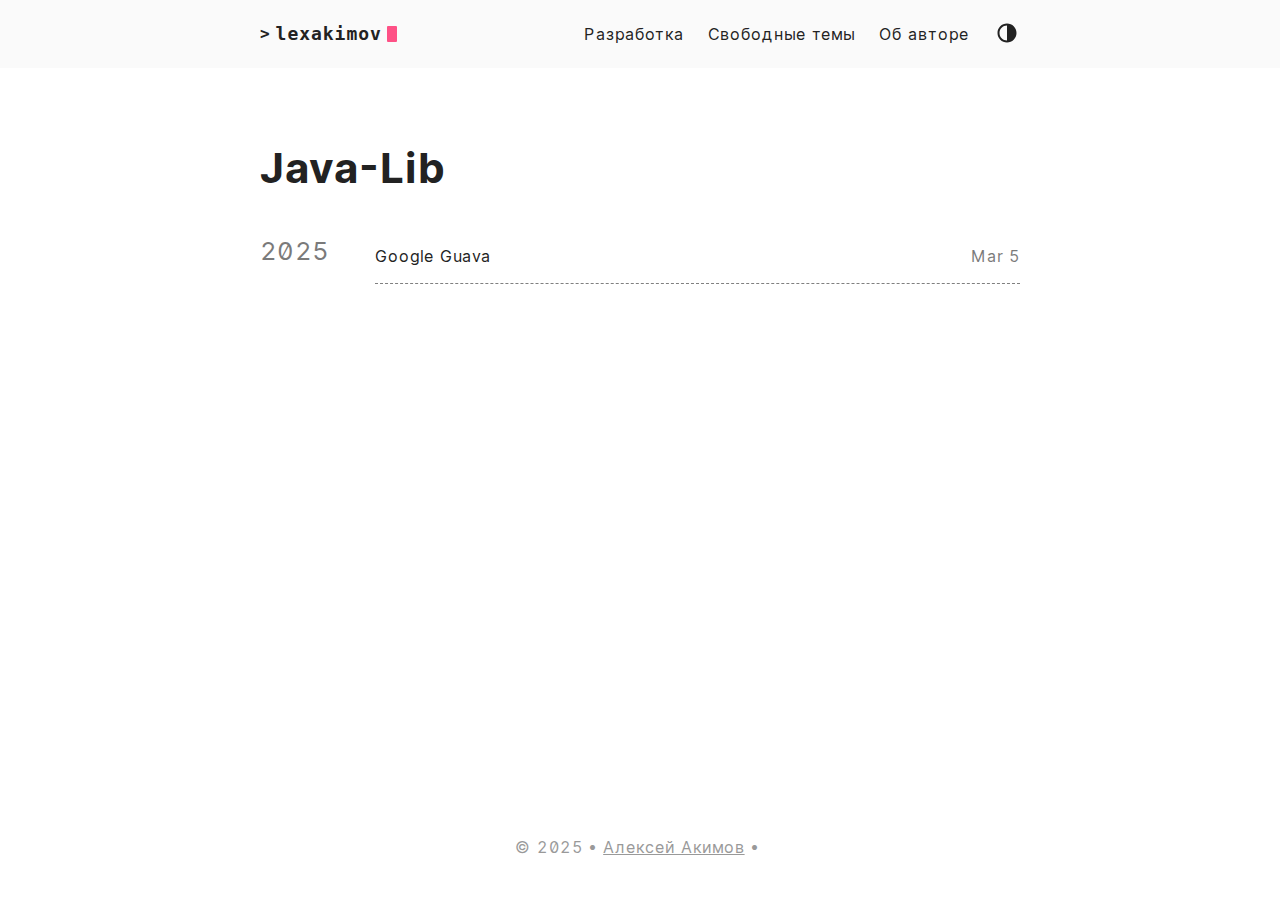
<file: tags/java-lib/index.html>
<!doctype html><html lang=en><head><meta charset=UTF-8><meta http-equiv=X-UA-Compatible content="ie=edge"><meta name=viewport content="width=device-width,initial-scale=1,shrink-to-fit=no"><meta name=author content><meta name=description content><meta name=keywords content><meta name=robots content="noodp"><meta name=theme-color content><link rel=canonical href=https://lexakimov.github.io/tags/java-lib/><title>Java-Lib :: lexakimov blog
</title><link rel=stylesheet href=/main.min.8b96ff278efa822f1c42ebba1580f3d73efe7773c0cea7ed76cb618669825499.css integrity="sha256-i5b/J476gi8cQuu6FYDz1z7+d3PAzqftdsthhmmCVJk=" crossorigin=anonymous><link rel=apple-touch-icon sizes=180x180 href=/apple-touch-icon.png><link rel=icon type=image/png sizes=32x32 href=/favicon-32x32.png><link rel=icon type=image/png sizes=16x16 href=/favicon-16x16.png><link rel=manifest href=/site.webmanifest><link rel=mask-icon href=/safari-pinned-tab.svg color><link rel="shortcut icon" href=/favicon.ico><meta name=msapplication-TileColor content><meta itemprop=name content="Java-Lib"><meta itemprop=description content="Личный блог Алексея Акимова"><meta itemprop=datePublished content="2025-03-05T19:35:11+07:00"><meta itemprop=dateModified content="2025-03-05T19:35:11+07:00"><meta name=twitter:card content="summary"><meta name=twitter:title content="Java-Lib"><meta name=twitter:description content="Личный блог Алексея Акимова"><link rel=alternate type=application/rss+xml href=https://lexakimov.github.io/tags/java-lib/index.xml title="lexakimov blog"></head><body><div class=container><header class=header><span class=header__inner><a href=/ style=text-decoration:none><div class=logo><span class=logo__mark>></span>
<span class=logo__text>lexakimov</span>
<span class=logo__cursor></span></div></a><span class=header__right><nav class=menu><ul class=menu__inner><li><a href=/dev>Разработка</a></li><li><a href=/misc>Свободные темы</a></li><li><a href=/about>Об авторе</a></li></ul></nav><span class=menu-trigger><svg viewBox="0 0 24 24"><path d="M0 0h24v24H0z" fill="none"/><path d="M3 18h18v-2H3v2zm0-5h18v-2H3v2zm0-7v2h18V6H3z"/></svg>
</span><span class="theme-toggle not-selectable"><svg class="theme-toggler" width="24" height="24" viewBox="0 0 48 48" fill="none"><path d="M22 41c10.4934.0 19-8.5066 19-19C41 11.5066 32.4934 3 22 3 11.5066 3 3 11.5066 3 22s8.5066 19 19 19zM7 22C7 13.7157 13.7157 7 22 7V37C13.7157 37 7 30.2843 7 22z"/></svg></span></span></span></header><div class="content content-top"><main class=posts><h1>Java-Lib</h1><div class=posts-group><div class=post-year>2025</div><ul class=posts-list><li class=post-item><a href=https://lexakimov.github.io/dev/guava/ class=post-item-inner><span class=post-title>Google Guava</span>
<span class=post-day>Mar 5</span></a></li></ul></div><div class=pagination><div class=pagination__buttons></div></div></main></div><footer class=footer><div class=footer__inner><div class=footer__content><span>&copy; 2025</span>
<span><a href=https://lexakimov.github.io/>Алексей Акимов</a></span>
<span></span></div></div></footer></div><script type=text/javascript src=/bundle.min.e2690f215fcf2beb908c58891e3d2de603cc1ffcb52169ff98474488e420315e8f1c34fd44a809cceb3caf20f506de38114486987c1a5c2717f140212293c7b4.js integrity="sha512-4mkPIV/PK+uQjFiJHj0t5gPMH/y1IWn/mEdEiOQgMV6PHDT9RKgJzOs8ryD1Bt44EUSGmHwaXCcX8UAhIpPHtA=="></script></body></html>
</file>
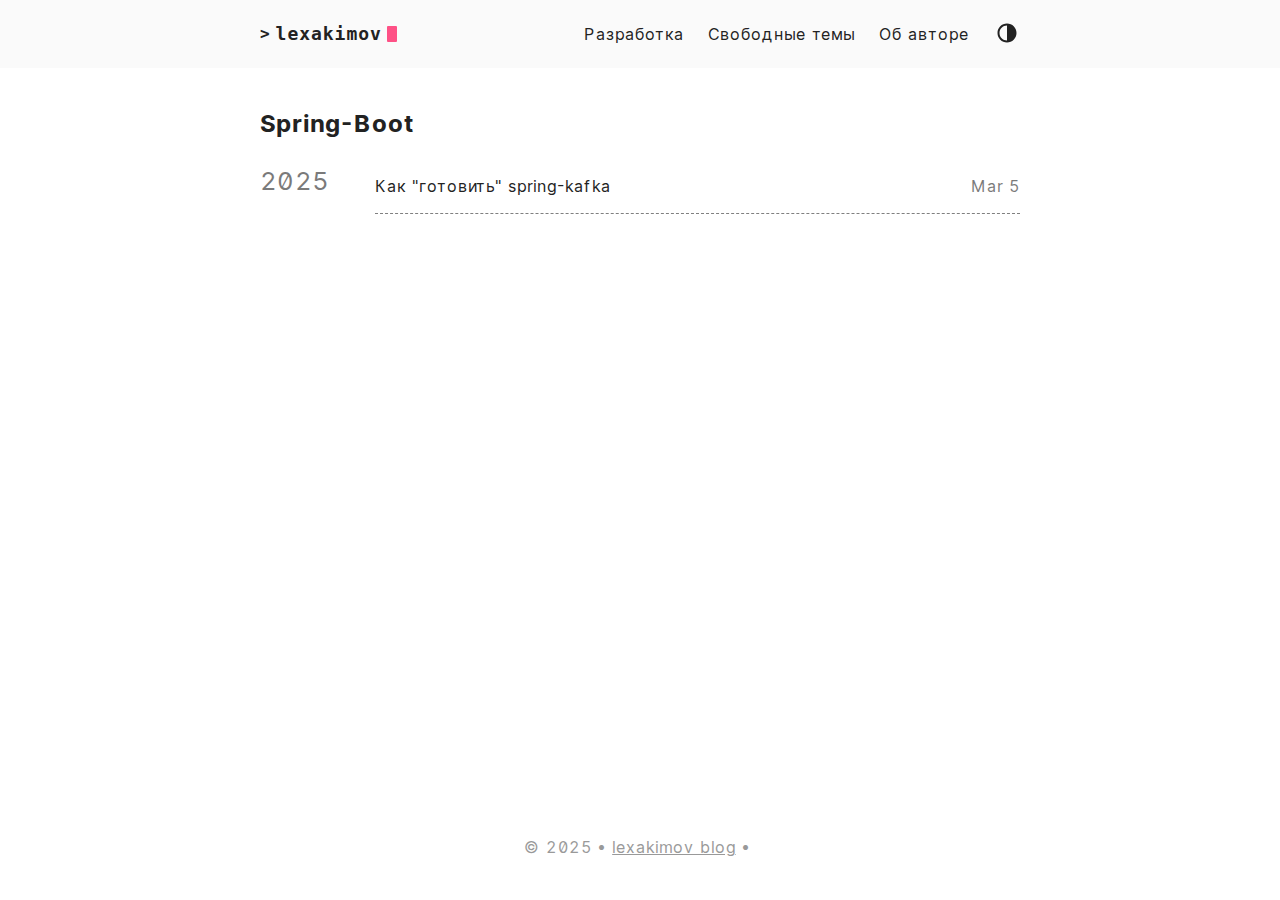
<file: tags/spring-boot/index.html>
<!doctype html><html lang=en><head><meta charset=UTF-8><meta http-equiv=X-UA-Compatible content="ie=edge"><meta name=viewport content="width=device-width,initial-scale=1,shrink-to-fit=no"><meta name=author content><meta name=description content><meta name=keywords content><meta name=robots content="noodp"><meta name=theme-color content><link rel=canonical href=https://lexakimov.github.io/tags/spring-boot/><title>Spring-Boot :: lexakimov blog
</title><link rel=stylesheet href=/main.min.bbef9c5c4c24f195c6c1af3711b5c6458f57cf34a9ad5d5bfc4e70adbaa932d0.css integrity="sha256-u++cXEwk8ZXGwa83EbXGRY9XzzSprV1b/E5wrbqpMtA=" crossorigin=anonymous><link rel=apple-touch-icon sizes=180x180 href=/apple-touch-icon.png><link rel=icon type=image/png sizes=32x32 href=/favicon-32x32.png><link rel=icon type=image/png sizes=16x16 href=/favicon-16x16.png><link rel=manifest href=/site.webmanifest><link rel=mask-icon href=/safari-pinned-tab.svg color><link rel="shortcut icon" href=/favicon.ico><meta name=msapplication-TileColor content><meta itemprop=name content="Spring-Boot"><meta itemprop=description content="Личный блог Алексея Акимова"><meta itemprop=datePublished content="2025-03-05T19:35:11+07:00"><meta itemprop=dateModified content="2025-03-05T19:35:11+07:00"><meta name=twitter:card content="summary"><meta name=twitter:title content="Spring-Boot"><meta name=twitter:description content="Личный блог Алексея Акимова"><link rel=alternate type=application/rss+xml href=https://lexakimov.github.io/tags/spring-boot/index.xml title="lexakimov blog"></head><body><div class=container><header class=header><span class=header__inner><a href=/ style=text-decoration:none><div class=logo><span class=logo__mark>></span>
<span class=logo__text>lexakimov</span>
<span class=logo__cursor></span></div></a><span class=header__right><nav class=menu><ul class=menu__inner><li><a href=/dev>Разработка</a></li><li><a href=/misc>Свободные темы</a></li><li><a href=/about>Об авторе</a></li></ul></nav><span class=menu-trigger><svg viewBox="0 0 24 24"><path d="M0 0h24v24H0z" fill="none"/><path d="M3 18h18v-2H3v2zm0-5h18v-2H3v2zm0-7v2h18V6H3z"/></svg>
</span><span class="theme-toggle not-selectable"><svg class="theme-toggler" width="24" height="24" viewBox="0 0 48 48" fill="none"><path d="M22 41c10.4934.0 19-8.5066 19-19C41 11.5066 32.4934 3 22 3 11.5066 3 3 11.5066 3 22s8.5066 19 19 19zM7 22C7 13.7157 13.7157 7 22 7V37C13.7157 37 7 30.2843 7 22z"/></svg></span></span></span></header><div class="content content-top"><main class=posts><h2>Spring-Boot</h2><div class=posts-group><div class=post-year>2025</div><ul class=posts-list><li class=post-item><a href=https://lexakimov.github.io/dev/spring-kafka/ class=post-item-inner><span class=post-title>Как "готовить" spring-kafka</span>
<span class=post-day>Mar 5</span></a></li></ul></div><div class=pagination><div class=pagination__buttons></div></div></main></div><footer class=footer><div class=footer__inner><div class=footer__content><span>&copy; 2025</span>
<span><a href=https://lexakimov.github.io/>lexakimov blog</a></span>
<span></span></div></div></footer></div><script type=text/javascript src=/bundle.min.e2690f215fcf2beb908c58891e3d2de603cc1ffcb52169ff98474488e420315e8f1c34fd44a809cceb3caf20f506de38114486987c1a5c2717f140212293c7b4.js integrity="sha512-4mkPIV/PK+uQjFiJHj0t5gPMH/y1IWn/mEdEiOQgMV6PHDT9RKgJzOs8ryD1Bt44EUSGmHwaXCcX8UAhIpPHtA=="></script></body></html>
</file>
